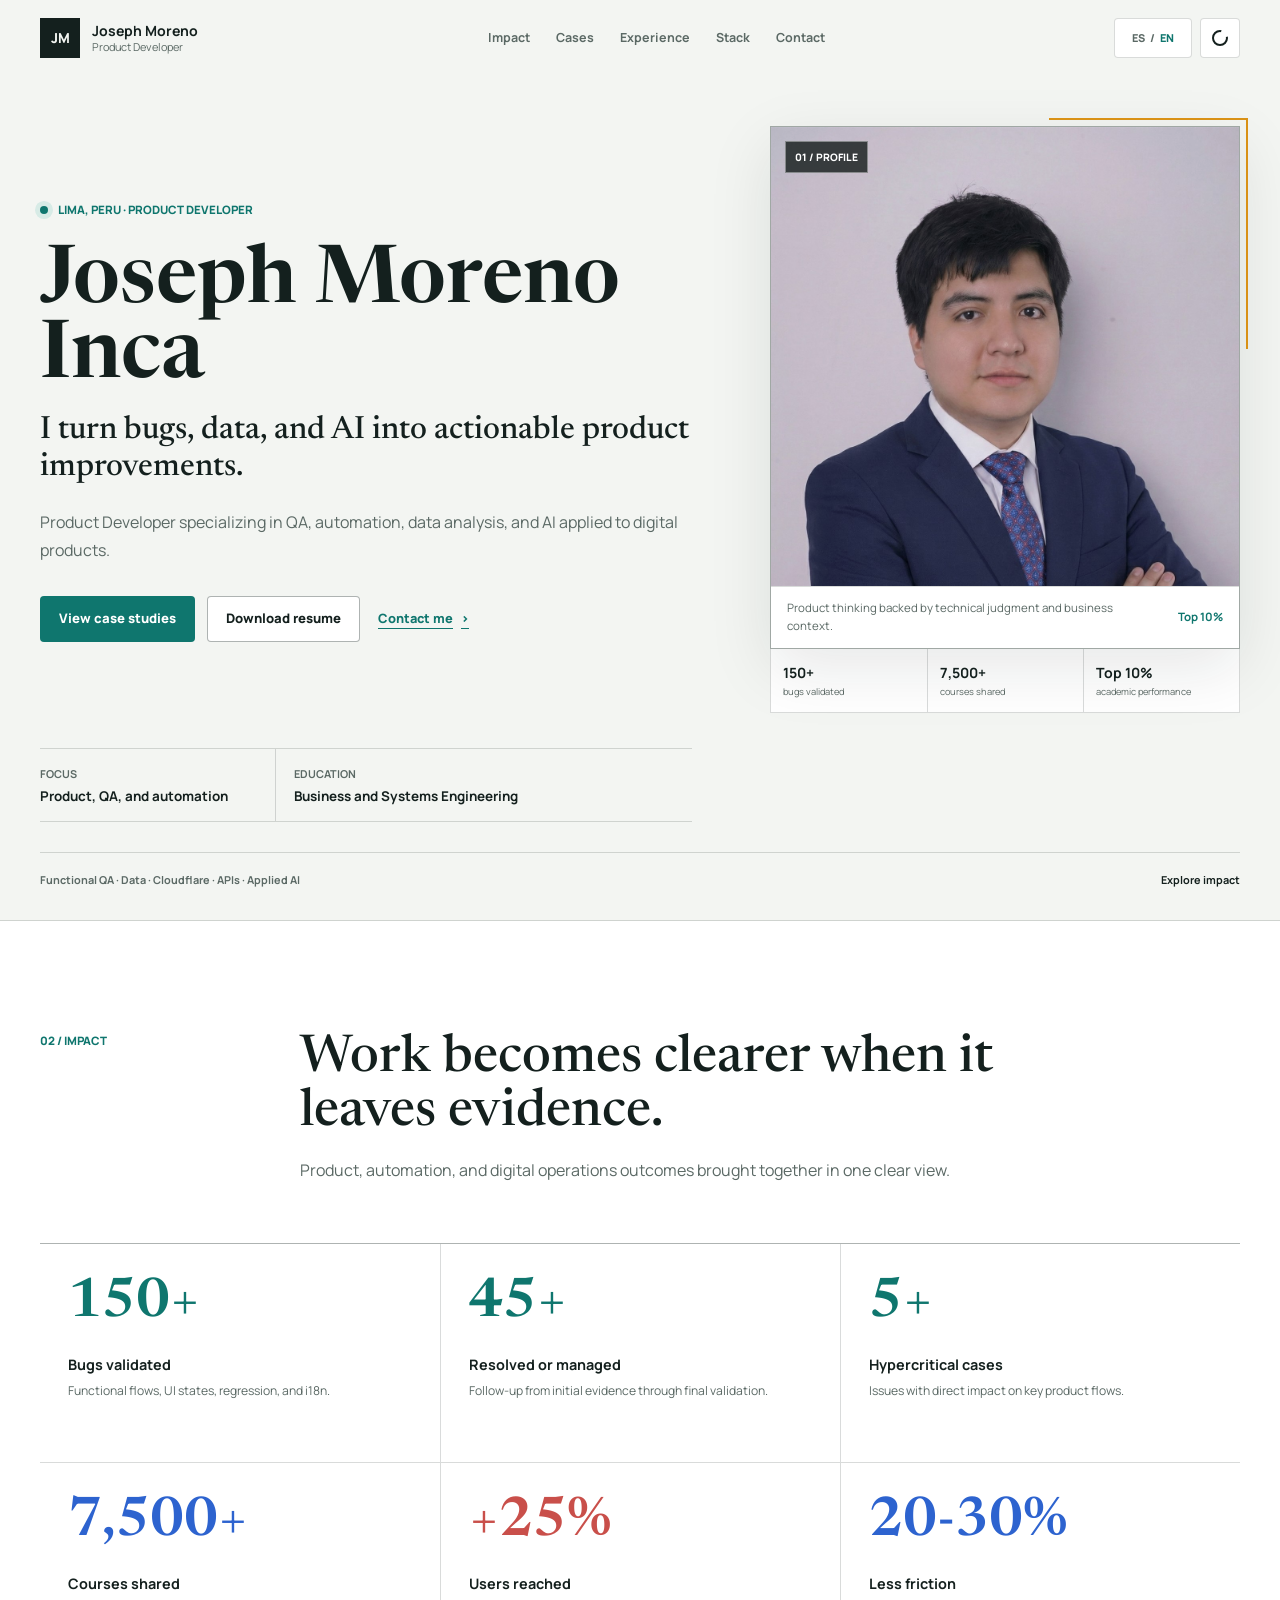
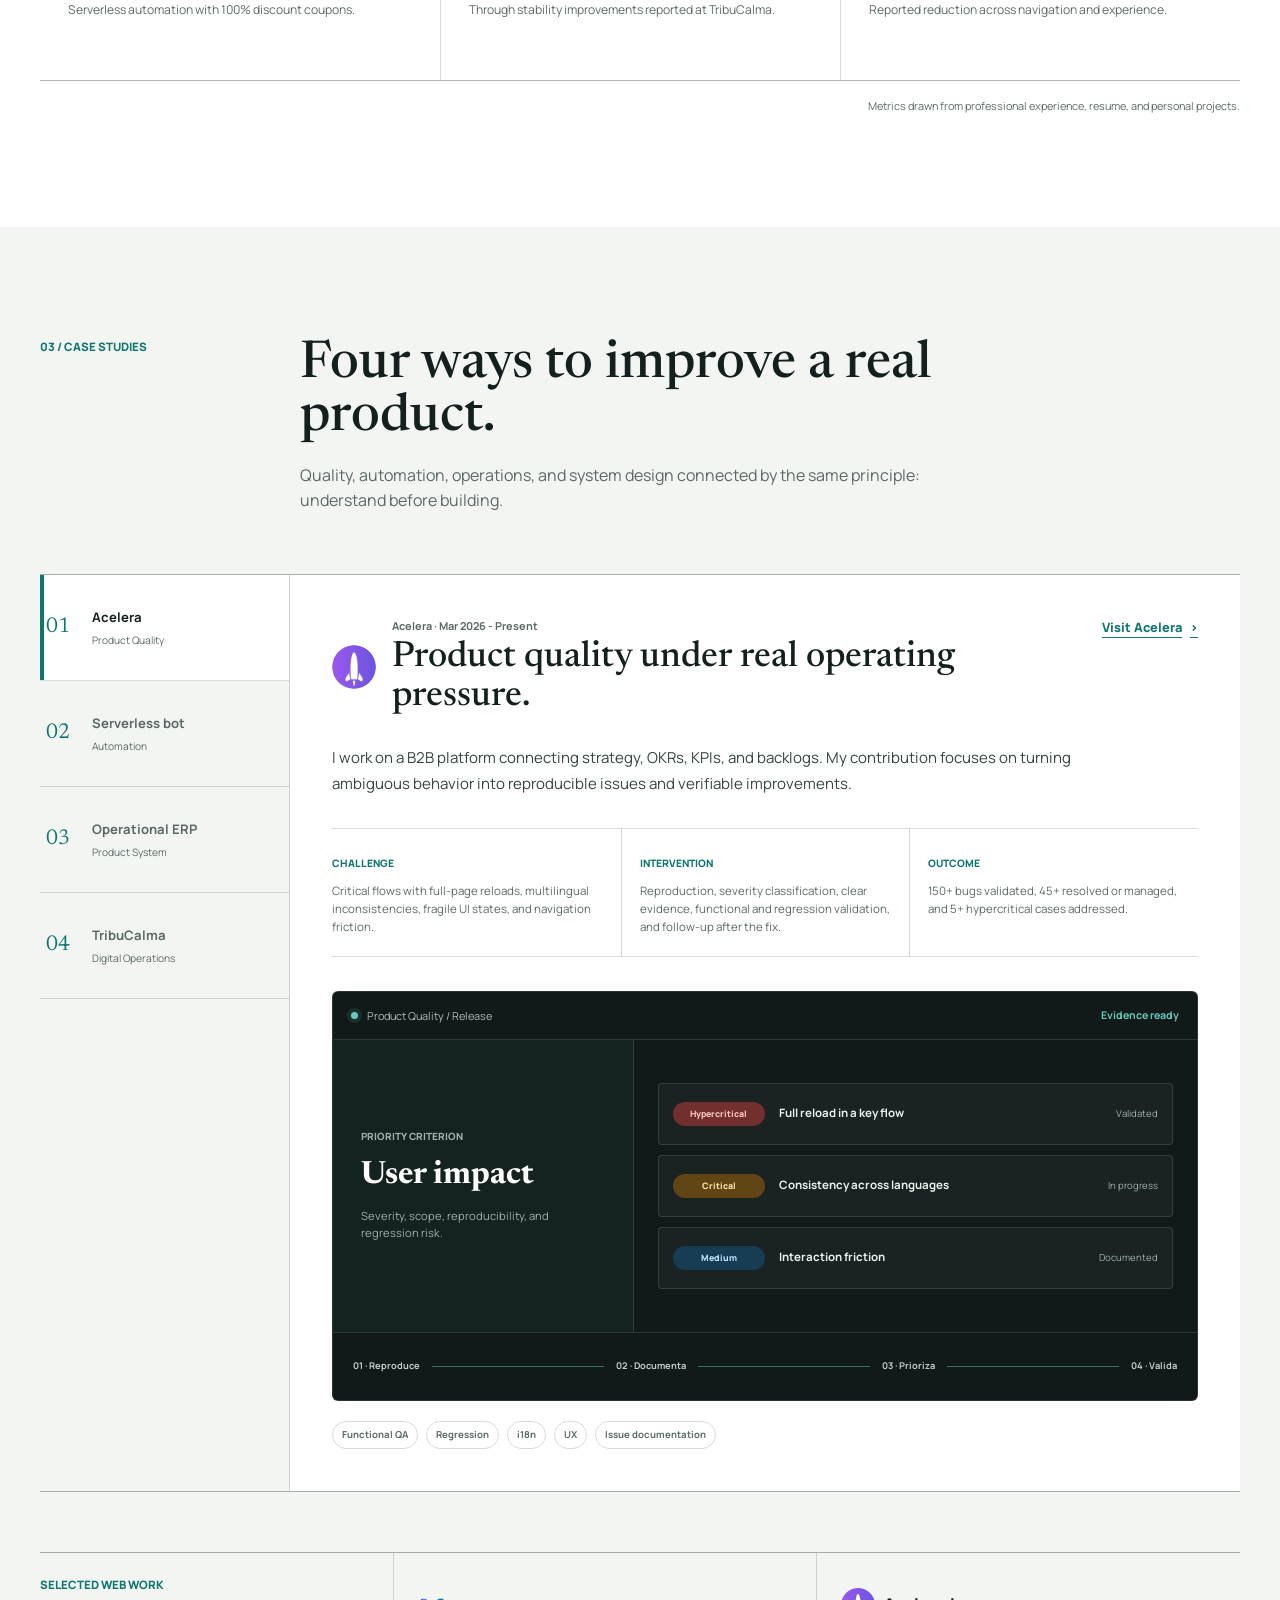
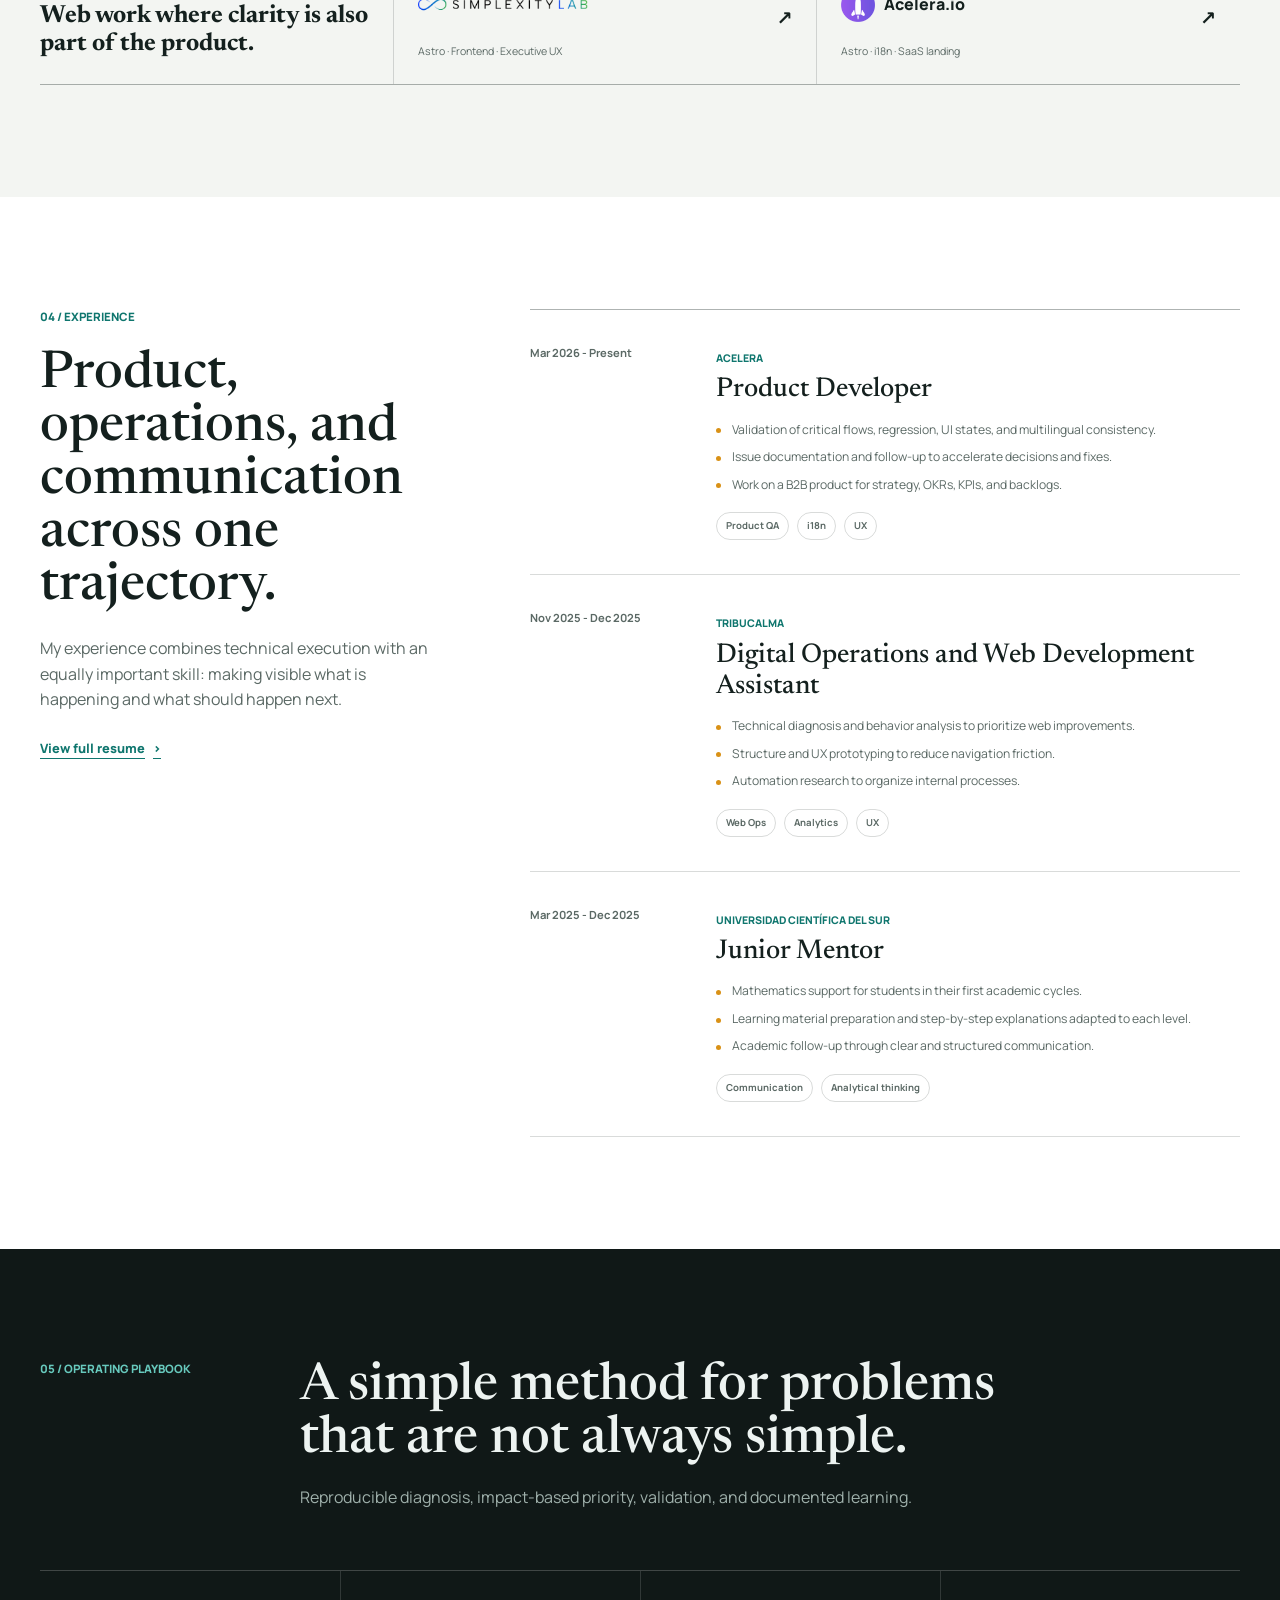
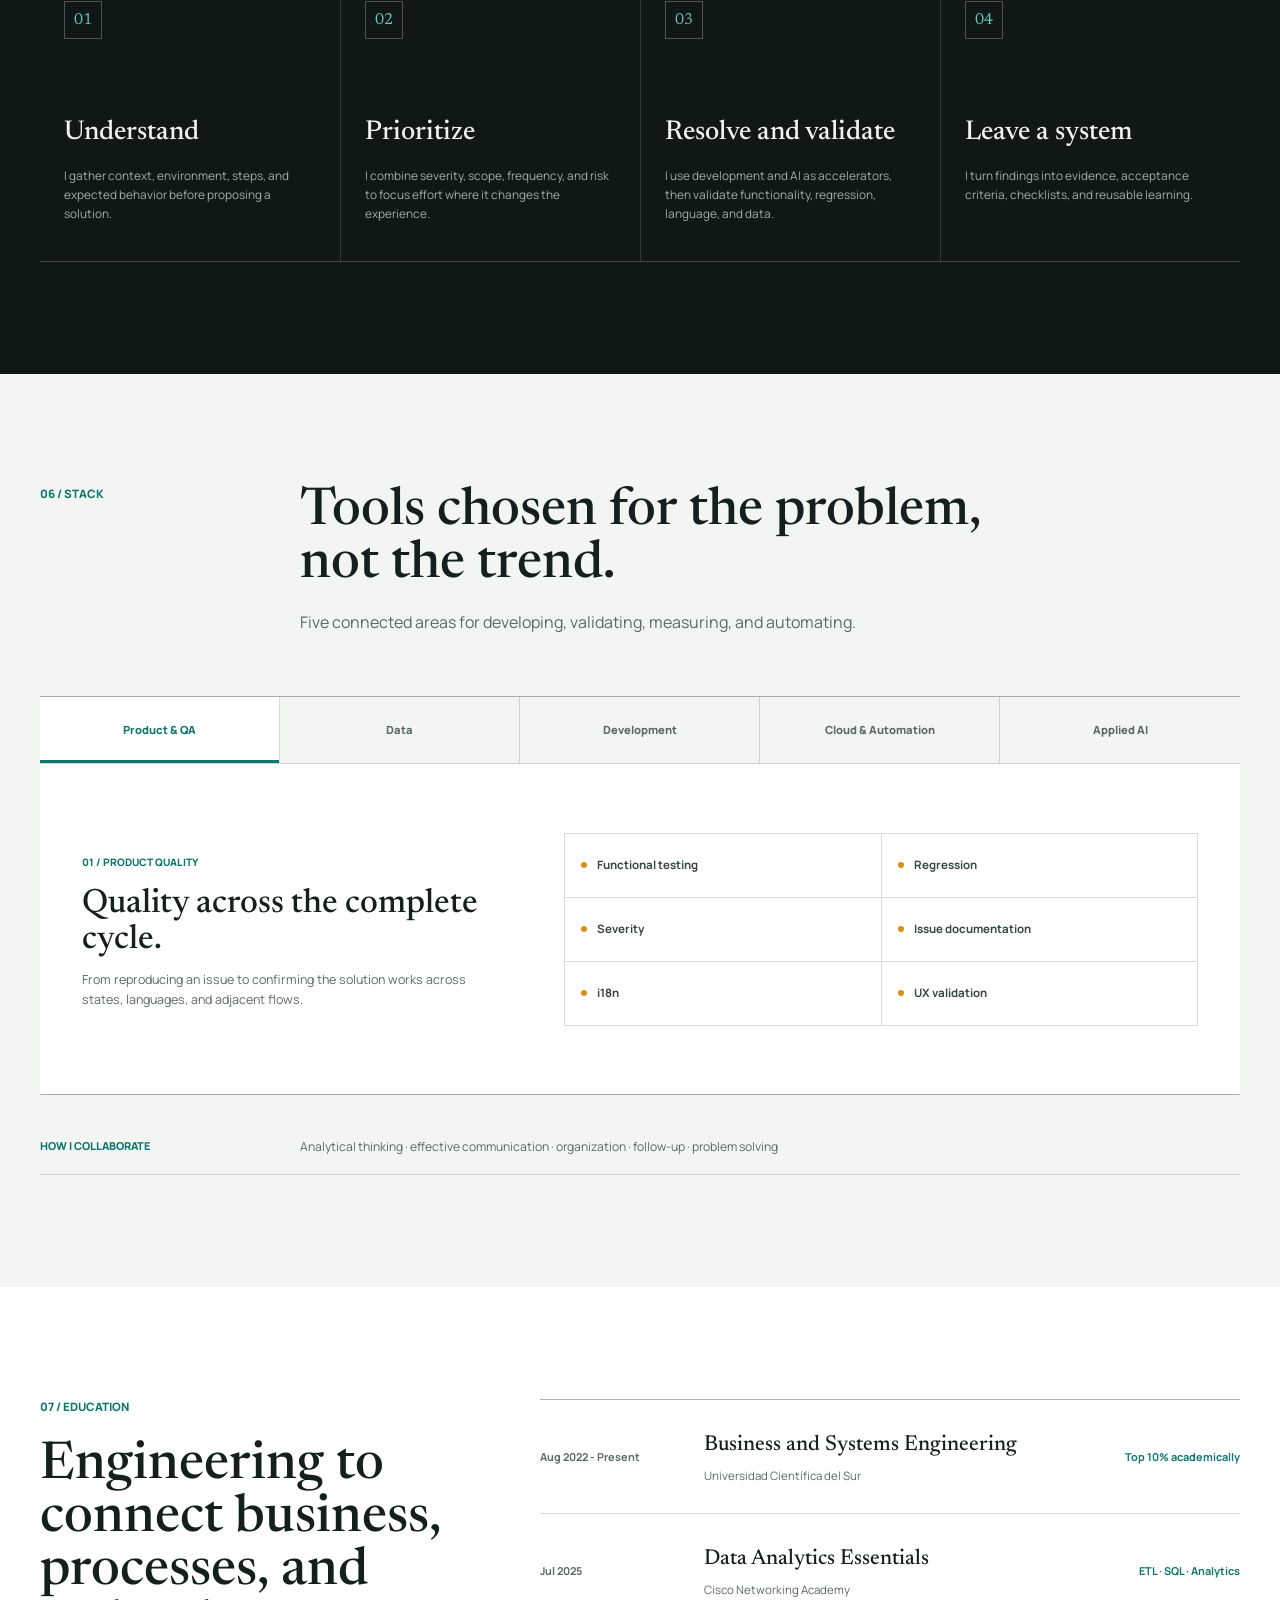
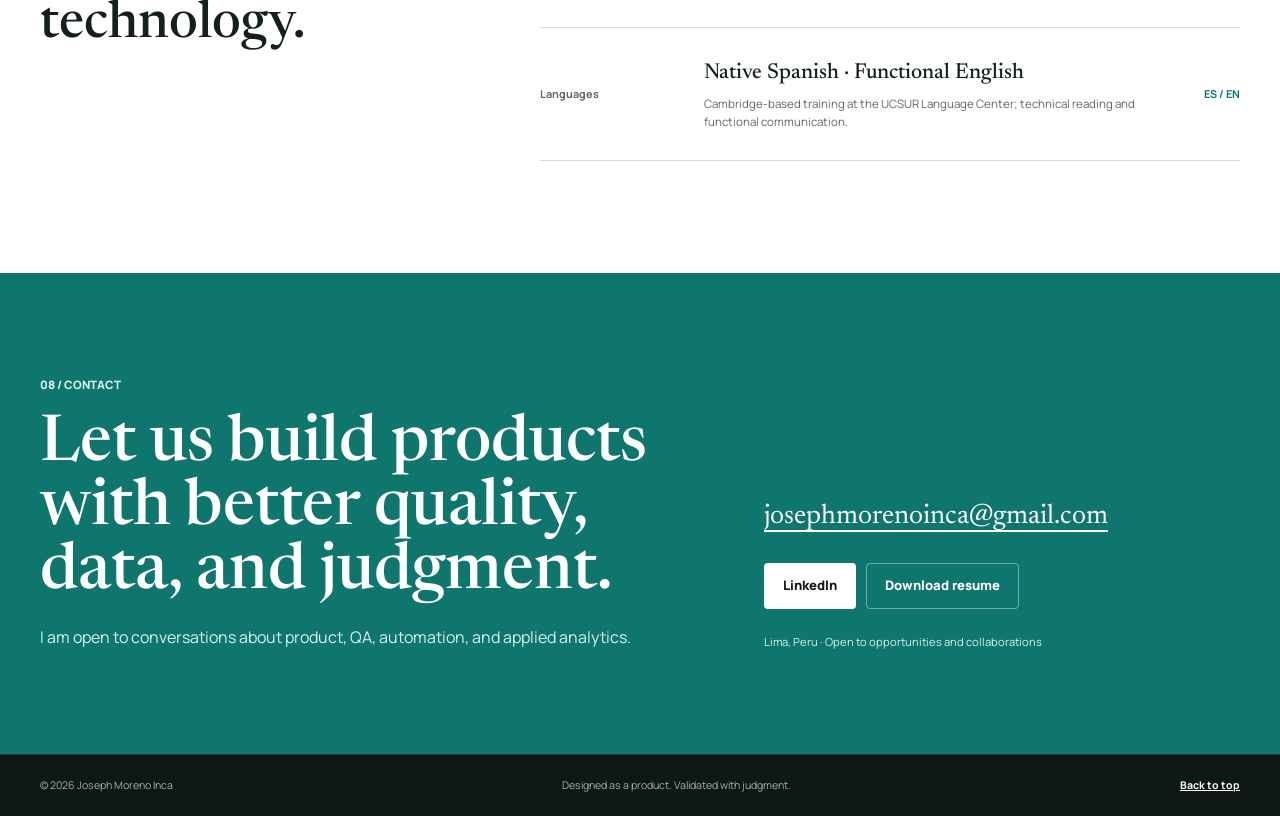
<file: index.html>
<!doctype html>
<html lang="es">
<head>
    <meta charset="utf-8">
    <meta name="viewport" content="width=device-width, initial-scale=1">
    <meta name="description" content="Portfolio de Joseph Moreno Inca, Product Developer especializado en QA, automatización, datos e IA aplicada a producto." data-i18n-attr="content:meta.description">
    <meta name="theme-color" content="#f4f1e9">
    <meta property="og:type" content="website">
    <meta property="og:url" content="https://ialexis.tech/">
    <meta property="og:title" content="Joseph Moreno Inca | Product Developer" data-i18n-attr="content:meta.ogTitle">
    <meta property="og:description" content="Convierto bugs, datos e IA en mejoras accionables de producto." data-i18n-attr="content:meta.ogDescription">
    <meta property="og:image" content="https://ialexis.tech/assets/images/og-joseph-moreno.png">
    <meta property="og:image:width" content="1200">
    <meta property="og:image:height" content="630">
    <meta property="og:image:alt" content="Joseph Moreno Inca · Product Developer">
    <meta name="twitter:card" content="summary_large_image">
    <meta name="twitter:image" content="https://ialexis.tech/assets/images/og-joseph-moreno.png">
    <link rel="canonical" href="https://ialexis.tech/">
    <link rel="icon" type="image/svg+xml" href="assets/icons/favicon.svg">
    <link rel="preconnect" href="https://fonts.googleapis.com">
    <link rel="preconnect" href="https://fonts.gstatic.com" crossorigin>
    <link href="https://fonts.googleapis.com/css2?family=Manrope:wght@400;500;600;700;800&family=Newsreader:opsz,wght@6..72,500;6..72,600&display=swap" rel="stylesheet">
    <link rel="stylesheet" href="src/styles/main.css">
    <title data-i18n="meta.title">Joseph Moreno Inca | Product Developer</title>
    <script>document.documentElement.classList.add("js");</script>
    <script type="application/ld+json">
        {
            "@context": "https://schema.org",
            "@type": "Person",
            "name": "Joseph Alexis Moreno Inca",
            "url": "https://ialexis.tech/",
            "image": "https://ialexis.tech/assets/images/joseph-moreno.jpg",
            "jobTitle": "Product Developer",
            "email": "mailto:josephmorenoinca@gmail.com",
            "address": {
                "@type": "PostalAddress",
                "addressLocality": "Lima",
                "addressCountry": "PE"
            },
            "sameAs": [
                "https://linkedin.com/in/josephinca"
            ],
            "alumniOf": {
                "@type": "CollegeOrUniversity",
                "name": "Universidad Científica del Sur"
            }
        }
    </script>
</head>
<body>
    <a class="skip-link" href="#main-content" data-i18n="accessibility.skip">Saltar al contenido</a>
    <div class="scroll-progress" aria-hidden="true"><span></span></div>

    <header class="site-header">
        <div class="header-inner">
            <a class="brand" href="#inicio" aria-label="Ir al inicio" data-i18n-attr="aria-label:nav.homeAria">
                <span class="brand-mark">JM</span>
                <span class="brand-copy">
                    <strong>Joseph Moreno</strong>
                    <small>Product Developer</small>
                </span>
            </a>

            <nav class="main-nav" aria-label="Navegación principal" data-i18n-attr="aria-label:nav.primaryAria">
                <a href="#impacto" data-i18n="nav.impact">Impacto</a>
                <a href="#casos" data-i18n="nav.cases">Casos</a>
                <a href="#experiencia" data-i18n="nav.experience">Experiencia</a>
                <a href="#stack" data-i18n="nav.stack">Stack</a>
                <a href="#contacto" data-i18n="nav.contact">Contacto</a>
            </nav>

            <div class="header-actions">
                <button class="language-toggle" type="button" aria-label="Cambiar idioma" title="Cambiar idioma" data-i18n-attr="aria-label:language.toggleAria;title:language.toggleTitle">
                    <span data-language-option="es">ES</span>
                    <span aria-hidden="true">/</span>
                    <span data-language-option="en">EN</span>
                </button>
                <button class="theme-toggle" type="button" aria-label="Cambiar a modo oscuro" title="Cambiar a modo oscuro">
                    <span class="theme-icon" aria-hidden="true"></span>
                </button>
                <button class="nav-toggle" type="button" aria-label="Abrir menú" aria-expanded="false" data-i18n-attr="aria-label:nav.menuAria">
                    <span></span>
                    <span></span>
                </button>
            </div>
        </div>
    </header>

    <main id="main-content">
        <section id="inicio" class="hero">
            <div class="shell hero-grid">
                <div class="hero-copy reveal">
                    <p class="eyebrow hero-status">
                        <span aria-hidden="true"></span>
                        <span data-i18n="hero.eyebrow">Lima, Perú · Product Developer</span>
                    </p>
                    <h1>Joseph Moreno Inca</h1>
                    <p class="hero-statement" data-i18n="hero.statement">Convierto bugs, datos e IA en mejoras accionables de producto.</p>
                    <p class="hero-summary" data-i18n="hero.summary">Product Developer especializado en QA, automatización, análisis de datos e IA aplicada a productos digitales.</p>
                    <div class="hero-actions">
                        <a class="button button-primary" href="#casos" data-i18n="hero.casesCta">Ver case studies</a>
                        <a class="button button-secondary" href="assets/documents/joseph-moreno-cv.pdf" download data-i18n="hero.cvCta">Descargar CV</a>
                        <a class="text-link" href="mailto:josephmorenoinca@gmail.com" data-i18n="hero.contactCta">Contactar</a>
                    </div>
                </div>

                <div class="portrait-column reveal">
                    <figure class="portrait-frame">
                        <div class="portrait-index" aria-hidden="true">01 / PROFILE</div>
                        <img src="assets/images/joseph-moreno.jpg" width="1200" height="1148" alt="Retrato profesional de Joseph Moreno Inca" data-i18n-attr="alt:hero.photoAlt">
                        <figcaption>
                            <span data-i18n="hero.photoCaption">Producto con criterio técnico y visión de negocio.</span>
                            <strong>Top 10%</strong>
                        </figcaption>
                    </figure>
                    <div class="portrait-signals" aria-label="Indicadores destacados" data-i18n-attr="aria-label:hero.signalsAria">
                        <div><strong>150+</strong><span data-i18n="hero.signalBugs">bugs validados</span></div>
                        <div><strong>7,500+</strong><span data-i18n="hero.signalCourses">cursos compartidos</span></div>
                        <div><strong>Top 10%</strong><span data-i18n="hero.signalAcademic">rendimiento académico</span></div>
                    </div>
                </div>

                <div class="hero-context reveal" aria-label="Resumen profesional" data-i18n-attr="aria-label:hero.contextAria">
                    <div>
                        <span data-i18n="hero.focusLabel">Foco</span>
                        <strong data-i18n="hero.focusValue">Producto, QA y automatización</strong>
                    </div>
                    <div>
                        <span data-i18n="hero.educationLabel">Formación</span>
                        <strong data-i18n="hero.educationValue">Ingeniería Empresarial y de Sistemas</strong>
                    </div>
                </div>
            </div>
            <div class="shell hero-foot">
                <span data-i18n="hero.footnote">QA funcional · Datos · Cloudflare · APIs · IA aplicada</span>
                <a href="#impacto" data-i18n="hero.scrollCta">Explorar impacto</a>
            </div>
        </section>

        <section id="impacto" class="impact-section section">
            <div class="shell">
                <div class="section-intro reveal">
                    <p class="section-number">02 / <span data-i18n="impact.eyebrow">Impacto</span></p>
                    <div>
                        <h2 data-i18n="impact.title">El trabajo se entiende mejor cuando deja evidencia.</h2>
                        <p data-i18n="impact.lead">Resultados de producto, automatización y operaciones digitales reunidos en una sola lectura.</p>
                    </div>
                </div>

                <div class="impact-grid">
                    <article class="impact-item reveal">
                        <strong><span data-count="150">150</span>+</strong>
                        <h3 data-i18n="impact.bugsTitle">Bugs validados</h3>
                        <p data-i18n="impact.bugsText">Flujos funcionales, estados de UI, regresión e i18n.</p>
                    </article>
                    <article class="impact-item reveal">
                        <strong><span data-count="45">45</span>+</strong>
                        <h3 data-i18n="impact.managedTitle">Resueltos o gestionados</h3>
                        <p data-i18n="impact.managedText">Seguimiento desde la evidencia hasta la validación final.</p>
                    </article>
                    <article class="impact-item reveal">
                        <strong><span data-count="5">5</span>+</strong>
                        <h3 data-i18n="impact.criticalTitle">Casos hipercríticos</h3>
                        <p data-i18n="impact.criticalText">Incidencias con impacto directo en flujos clave.</p>
                    </article>
                    <article class="impact-item reveal">
                        <strong><span data-count="7500">7,500</span>+</strong>
                        <h3 data-i18n="impact.coursesTitle">Cursos compartidos</h3>
                        <p data-i18n="impact.coursesText">Automatización serverless con cupones al 100%.</p>
                    </article>
                    <article class="impact-item reveal">
                        <strong>+<span data-count="25">25</span>%</strong>
                        <h3 data-i18n="impact.stabilityTitle">Usuarios beneficiados</h3>
                        <p data-i18n="impact.stabilityText">Por mejoras de estabilidad reportadas en TribuCalma.</p>
                    </article>
                    <article class="impact-item reveal">
                        <strong><span data-count="20">20</span>-30%</strong>
                        <h3 data-i18n="impact.frictionTitle">Menos fricción</h3>
                        <p data-i18n="impact.frictionText">Reducción reportada en navegación y experiencia.</p>
                    </article>
                </div>
                <p class="evidence-note reveal" data-i18n="impact.note">Métricas provenientes de experiencia profesional, CV y proyectos personales.</p>
            </div>
        </section>

        <section id="casos" class="cases-section section">
            <div class="shell">
                <div class="section-intro reveal">
                    <p class="section-number">03 / <span data-i18n="cases.eyebrow">Case studies</span></p>
                    <div>
                        <h2 data-i18n="cases.title">Cuatro formas de mejorar un producto real.</h2>
                        <p data-i18n="cases.lead">Calidad, automatización, operaciones y diseño de sistemas conectados por el mismo criterio: entender antes de construir.</p>
                    </div>
                </div>

                <div class="case-workbench reveal">
                    <div class="case-tabs" role="tablist" aria-label="Casos de estudio" data-i18n-attr="aria-label:cases.tabsAria">
                        <button id="case-tab-acelera" class="case-tab active" type="button" role="tab" aria-selected="true" aria-controls="case-acelera" data-case="acelera">
                            <span>01</span>
                            <strong data-i18n="cases.acelera.tabTitle">Acelera</strong>
                            <small data-i18n="cases.acelera.tabMeta">Product Quality</small>
                        </button>
                        <button id="case-tab-bot" class="case-tab" type="button" role="tab" aria-selected="false" aria-controls="case-bot" tabindex="-1" data-case="bot">
                            <span>02</span>
                            <strong data-i18n="cases.bot.tabTitle">Bot serverless</strong>
                            <small data-i18n="cases.bot.tabMeta">Automation</small>
                        </button>
                        <button id="case-tab-erp" class="case-tab" type="button" role="tab" aria-selected="false" aria-controls="case-erp" tabindex="-1" data-case="erp">
                            <span>03</span>
                            <strong data-i18n="cases.erp.tabTitle">ERP operativo</strong>
                            <small data-i18n="cases.erp.tabMeta">Product System</small>
                        </button>
                        <button id="case-tab-tribu" class="case-tab" type="button" role="tab" aria-selected="false" aria-controls="case-tribu" tabindex="-1" data-case="tribu">
                            <span>04</span>
                            <strong data-i18n="cases.tribu.tabTitle">TribuCalma</strong>
                            <small data-i18n="cases.tribu.tabMeta">Digital Operations</small>
                        </button>
                    </div>

                    <div class="case-panels">
                        <article id="case-acelera" class="case-panel active" role="tabpanel" aria-labelledby="case-tab-acelera" data-case-panel="acelera">
                            <header class="case-header">
                                <div class="case-identity">
                                    <img src="assets/logos/acelera-logo.png" width="512" height="512" alt="Acelera">
                                    <div>
                                        <p data-i18n="cases.acelera.kicker">Acelera · Mar 2026 - Actualidad</p>
                                        <h3 data-i18n="cases.acelera.title">Calidad de producto bajo presión operativa real.</h3>
                                    </div>
                                </div>
                                <a class="text-link" href="https://acelera.io/" target="_blank" rel="noreferrer" data-i18n="cases.acelera.link">Conocer Acelera</a>
                            </header>

                            <p class="case-lead" data-i18n="cases.acelera.lead">Trabajo sobre una plataforma B2B que conecta estrategia, OKRs, KPIs y backlogs. Mi aporte se centra en convertir comportamientos ambiguos en incidencias reproducibles y mejoras verificables.</p>

                            <div class="case-story">
                                <div>
                                    <span data-i18n="cases.labels.challenge">Desafío</span>
                                    <p data-i18n="cases.acelera.challenge">Flujos críticos con recargas completas, inconsistencias multidioma, estados de UI frágiles y fricción de navegación.</p>
                                </div>
                                <div>
                                    <span data-i18n="cases.labels.action">Intervención</span>
                                    <p data-i18n="cases.acelera.action">Reproducción, clasificación por severidad, evidencia clara, validación funcional y regresiva, y seguimiento posterior al fix.</p>
                                </div>
                                <div>
                                    <span data-i18n="cases.labels.outcome">Resultado</span>
                                    <p data-i18n="cases.acelera.outcome">150+ bugs validados, 45+ resueltos o gestionados y 5+ casos hipercríticos atendidos.</p>
                                </div>
                            </div>

                            <div class="product-canvas quality-canvas" aria-label="Representación del flujo de calidad de producto" data-i18n-attr="aria-label:cases.acelera.visualAria">
                                <div class="canvas-top">
                                    <div><span class="canvas-dot"></span> Product Quality / Release</div>
                                    <strong data-i18n="cases.acelera.visualStatus">Evidencia lista</strong>
                                </div>
                                <div class="quality-board">
                                    <div class="quality-summary">
                                        <span data-i18n="cases.acelera.visualFocusLabel">Criterio de prioridad</span>
                                        <strong data-i18n="cases.acelera.visualFocus">Impacto en usuario</strong>
                                        <p data-i18n="cases.acelera.visualFocusText">Severidad, alcance, reproducibilidad y riesgo de regresión.</p>
                                    </div>
                                    <div class="issue-list">
                                        <div class="issue-row">
                                            <span class="severity severe" data-i18n="cases.acelera.severityHyper">Hipercrítico</span>
                                            <strong data-i18n="cases.acelera.issueOne">Recarga completa en flujo clave</strong>
                                            <small data-i18n="cases.acelera.stateValidated">Validado</small>
                                        </div>
                                        <div class="issue-row">
                                            <span class="severity critical" data-i18n="cases.acelera.severityCritical">Crítico</span>
                                            <strong data-i18n="cases.acelera.issueTwo">Consistencia entre idiomas</strong>
                                            <small data-i18n="cases.acelera.stateTracked">En seguimiento</small>
                                        </div>
                                        <div class="issue-row">
                                            <span class="severity medium" data-i18n="cases.acelera.severityMedium">Medio</span>
                                            <strong data-i18n="cases.acelera.issueThree">Fricción de interacción</strong>
                                            <small data-i18n="cases.acelera.stateDocumented">Documentado</small>
                                        </div>
                                    </div>
                                </div>
                                <div class="quality-flow" aria-hidden="true">
                                    <span>01 · Reproduce</span>
                                    <i></i>
                                    <span>02 · Documenta</span>
                                    <i></i>
                                    <span>03 · Prioriza</span>
                                    <i></i>
                                    <span>04 · Valida</span>
                                </div>
                            </div>

                            <div class="case-stack" aria-label="Tecnologías y capacidades">
                                <span>Functional QA</span><span>Regression</span><span>i18n</span><span>UX</span><span>Issue documentation</span>
                            </div>
                        </article>

                        <article id="case-bot" class="case-panel" role="tabpanel" aria-labelledby="case-tab-bot" data-case-panel="bot" hidden>
                            <header class="case-header">
                                <div class="case-identity no-logo">
                                    <span class="case-monogram">CF</span>
                                    <div>
                                        <p data-i18n="cases.bot.kicker">Proyecto personal · 2025</p>
                                        <h3 data-i18n="cases.bot.title">Una automatización que convierte ruido web en oportunidades útiles.</h3>
                                    </div>
                                </div>
                                <a class="text-link" href="https://t.me/gratisudemy" target="_blank" rel="noreferrer" data-i18n="cases.bot.link">Abrir canal</a>
                            </header>

                            <p class="case-lead" data-i18n="cases.bot.lead">Diseñé un sistema serverless que identifica cursos con cupones activos, procesa fuentes públicas, controla duplicados y publica resultados en Telegram.</p>

                            <div class="case-story">
                                <div>
                                    <span data-i18n="cases.labels.challenge">Desafío</span>
                                    <p data-i18n="cases.bot.challenge">Datos no estructurados, enlaces cambiantes y riesgo de repetir oportunidades que ya habían sido publicadas.</p>
                                </div>
                                <div>
                                    <span data-i18n="cases.labels.action">Intervención</span>
                                    <p data-i18n="cases.bot.action">JavaScript en Cloudflare Workers, estado persistente en KV, deduplicación por curso/cupón e integración con Telegram API.</p>
                                </div>
                                <div>
                                    <span data-i18n="cases.labels.outcome">Resultado</span>
                                    <p data-i18n="cases.bot.outcome">Más de 7,500 cursos compartidos con cupones al 100% y un flujo sin servidor tradicional.</p>
                                </div>
                            </div>

                            <div class="product-canvas automation-canvas" aria-label="Arquitectura de automatización serverless" data-i18n-attr="aria-label:cases.bot.visualAria">
                                <div class="canvas-top">
                                    <div><span class="canvas-dot"></span> Serverless pipeline</div>
                                    <strong>Cloudflare</strong>
                                </div>
                                <div class="automation-layout">
                                    <div class="pipeline">
                                        <div class="pipeline-node">
                                            <span>01</span>
                                            <strong data-i18n="cases.bot.nodeSource">Fuentes públicas</strong>
                                            <small>HTML / cards</small>
                                        </div>
                                        <div class="pipeline-connector" aria-hidden="true"></div>
                                        <div class="pipeline-node active">
                                            <span>02</span>
                                            <strong>Worker</strong>
                                            <small data-i18n="cases.bot.nodeProcess">Parseo + reglas</small>
                                        </div>
                                        <div class="pipeline-connector" aria-hidden="true"></div>
                                        <div class="pipeline-node">
                                            <span>03</span>
                                            <strong>KV State</strong>
                                            <small data-i18n="cases.bot.nodeDedupe">Deduplicación</small>
                                        </div>
                                        <div class="pipeline-connector" aria-hidden="true"></div>
                                        <div class="pipeline-node final">
                                            <span>04</span>
                                            <strong>Telegram</strong>
                                            <small data-i18n="cases.bot.nodePublish">Publicación</small>
                                        </div>
                                    </div>
                                    <div class="telegram-preview">
                                        <div class="telegram-head"><span>TG</span><strong data-i18n="cases.bot.previewTitle">Curso detectado</strong></div>
                                        <p data-i18n="cases.bot.previewCourse">Data Analytics Essentials</p>
                                        <div><span data-i18n="cases.bot.previewCoupon">Cupón activo</span><strong>100% OFF</strong></div>
                                        <small data-i18n="cases.bot.previewState">Nuevo estado guardado en KV</small>
                                    </div>
                                </div>
                            </div>

                            <div class="case-stack" aria-label="Tecnologías y capacidades">
                                <span>JavaScript</span><span>Cloudflare Workers</span><span>KV</span><span>Telegram Bot API</span><span>APIs</span>
                            </div>
                        </article>

                        <article id="case-erp" class="case-panel" role="tabpanel" aria-labelledby="case-tab-erp" data-case-panel="erp" hidden>
                            <header class="case-header">
                                <div class="case-identity no-logo">
                                    <span class="case-monogram amber">ERP</span>
                                    <div>
                                        <p data-i18n="cases.erp.kicker">Producto interno · Mockup navegable</p>
                                        <h3 data-i18n="cases.erp.title">Operación comercial convertida en un sistema legible.</h3>
                                    </div>
                                </div>
                                <a class="text-link" href="erp.html" data-i18n="cases.erp.link">Abrir demo</a>
                            </header>

                            <p class="case-lead" data-i18n="cases.erp.lead">Conceptualicé un ERP para ordenar oportunidades, cuentas, responsables, etapas y métricas sin perder el contexto operativo.</p>

                            <div class="case-story">
                                <div>
                                    <span data-i18n="cases.labels.challenge">Desafío</span>
                                    <p data-i18n="cases.erp.challenge">Información comercial distribuida, seguimiento manual y baja visibilidad del estado real del pipeline.</p>
                                </div>
                                <div>
                                    <span data-i18n="cases.labels.action">Intervención</span>
                                    <p data-i18n="cases.erp.action">Arquitectura de módulos, jerarquía de datos, roles, filtros y detalle contextual para decidir el siguiente paso.</p>
                                </div>
                                <div>
                                    <span data-i18n="cases.labels.outcome">Resultado</span>
                                    <p data-i18n="cases.erp.outcome">Un mockup funcional que demuestra flujos, navegación, búsqueda, edición y lectura de indicadores.</p>
                                </div>
                            </div>

                            <div class="product-canvas erp-canvas" aria-label="Vista previa del ERP operativo" data-i18n-attr="aria-label:cases.erp.visualAria">
                                <div class="erp-sidebar-preview">
                                    <div class="erp-brand"><span>J</span><strong>Joseph ERP</strong></div>
                                    <div class="erp-nav-line active"></div>
                                    <div class="erp-nav-line"></div>
                                    <div class="erp-nav-line short"></div>
                                    <div class="erp-nav-line"></div>
                                </div>
                                <div class="erp-main-preview">
                                    <div class="erp-preview-top">
                                        <div><small data-i18n="cases.erp.previewKicker">Pipeline comercial</small><strong data-i18n="cases.erp.previewTitle">Gestión de oportunidades</strong></div>
                                        <span data-i18n="cases.erp.previewButton">Nueva oportunidad</span>
                                    </div>
                                    <div class="erp-preview-metrics">
                                        <div><small data-i18n="cases.erp.metricPipeline">Pipeline abierto</small><strong>$143K</strong></div>
                                        <div><small data-i18n="cases.erp.metricTicket">Ticket promedio</small><strong>$20.4K</strong></div>
                                        <div><small data-i18n="cases.erp.metricRecords">Oportunidades</small><strong>12</strong></div>
                                    </div>
                                    <div class="erp-preview-table">
                                        <div class="erp-preview-row head"><span>ID</span><span data-i18n="cases.erp.colAccount">Cuenta</span><span data-i18n="cases.erp.colAmount">Monto</span><span data-i18n="cases.erp.colStage">Etapa</span></div>
                                        <div class="erp-preview-row selected"><span>OP-1046</span><span>Empresa 01</span><span>$25,000</span><span>Open</span></div>
                                        <div class="erp-preview-row"><span>OP-1043</span><span>Empresa 02</span><span>$18,500</span><span>Proposal</span></div>
                                        <div class="erp-preview-row"><span>OP-1038</span><span>Empresa 03</span><span>$50,000</span><span>Open</span></div>
                                    </div>
                                </div>
                            </div>

                            <div class="case-stack" aria-label="Tecnologías y capacidades">
                                <span>Product design</span><span>ERP</span><span>Process mapping</span><span>Roles</span><span>Operational UX</span>
                            </div>
                        </article>

                        <article id="case-tribu" class="case-panel" role="tabpanel" aria-labelledby="case-tab-tribu" data-case-panel="tribu" hidden>
                            <header class="case-header">
                                <div class="case-identity no-logo">
                                    <span class="case-monogram coral">TC</span>
                                    <div>
                                        <p data-i18n="cases.tribu.kicker">TribuCalma · Nov - Dic 2025</p>
                                        <h3 data-i18n="cases.tribu.title">Menos fricción digital, más estabilidad operativa.</h3>
                                    </div>
                                </div>
                            </header>

                            <p class="case-lead" data-i18n="cases.tribu.lead">Apoyé el diagnóstico técnico, el análisis de flujos y el prototipado de mejoras para una experiencia web más estable y fácil de recorrer.</p>

                            <div class="case-story">
                                <div>
                                    <span data-i18n="cases.labels.challenge">Desafío</span>
                                    <p data-i18n="cases.tribu.challenge">Incidencias técnicas, recorridos poco claros y procesos digitales internos con oportunidades de automatización.</p>
                                </div>
                                <div>
                                    <span data-i18n="cases.labels.action">Intervención</span>
                                    <p data-i18n="cases.tribu.action">Diagnóstico, análisis de métricas, evaluación de alternativas y prototipado de ajustes de estructura y UX.</p>
                                </div>
                                <div>
                                    <span data-i18n="cases.labels.outcome">Resultado</span>
                                    <p data-i18n="cases.tribu.outcome">Mejoras de estabilidad para +25% de usuarios y reducción reportada de 20-30% en fricción de navegación.</p>
                                </div>
                            </div>

                            <div class="product-canvas journey-canvas" aria-label="Representación de mejora del recorrido de usuario" data-i18n-attr="aria-label:cases.tribu.visualAria">
                                <div class="canvas-top">
                                    <div><span class="canvas-dot"></span> Experience flow</div>
                                    <strong data-i18n="cases.tribu.visualStatus">Flujo optimizado</strong>
                                </div>
                                <div class="journey-track">
                                    <div class="journey-step">
                                        <span>01</span>
                                        <strong data-i18n="cases.tribu.journeyEntry">Entrada</strong>
                                        <small data-i18n="cases.tribu.journeyEntryText">Intención del usuario</small>
                                    </div>
                                    <i class="journey-line friction" aria-hidden="true"></i>
                                    <div class="journey-step">
                                        <span>02</span>
                                        <strong data-i18n="cases.tribu.journeyDiagnosis">Diagnóstico</strong>
                                        <small data-i18n="cases.tribu.journeyDiagnosisText">Puntos de fricción</small>
                                    </div>
                                    <i class="journey-line improved" aria-hidden="true"></i>
                                    <div class="journey-step success">
                                        <span>03</span>
                                        <strong data-i18n="cases.tribu.journeyOutcome">Recorrido claro</strong>
                                        <small data-i18n="cases.tribu.journeyOutcomeText">Menos abandono</small>
                                    </div>
                                </div>
                                <div class="journey-results">
                                    <div><strong>+25%</strong><span data-i18n="cases.tribu.resultStability">alcance de estabilidad</span></div>
                                    <div><strong>20-30%</strong><span data-i18n="cases.tribu.resultFriction">menos fricción reportada</span></div>
                                </div>
                            </div>

                            <div class="case-stack" aria-label="Tecnologías y capacidades">
                                <span>Web operations</span><span>UX analysis</span><span>Metrics</span><span>Prototyping</span><span>Automation research</span>
                            </div>
                        </article>
                    </div>
                </div>

                <div class="selected-work reveal">
                    <div class="selected-work-intro">
                        <p class="eyebrow" data-i18n="work.eyebrow">Selected web work</p>
                        <h3 data-i18n="work.title">Piezas web donde la claridad también es producto.</h3>
                    </div>
                    <a class="work-row" href="https://www.simplexitylab.com/" target="_blank" rel="noreferrer">
                        <img src="assets/logos/simplexitylab-logo.png" width="747" height="74" alt="SimplexityLab">
                        <span data-i18n="work.simplexityRole">Astro · Frontend · UX ejecutiva</span>
                        <strong aria-hidden="true">↗</strong>
                    </a>
                    <a class="work-row" href="https://acelera.io/" target="_blank" rel="noreferrer">
                        <span class="work-acelera"><img src="assets/logos/acelera-logo.png" width="512" height="512" alt=""> Acelera.io</span>
                        <span data-i18n="work.aceleraRole">Astro · i18n · Landing SaaS</span>
                        <strong aria-hidden="true">↗</strong>
                    </a>
                </div>
            </div>
        </section>

        <section id="experiencia" class="experience-section section">
            <div class="shell experience-layout">
                <div class="experience-heading reveal">
                    <p class="section-number">04 / <span data-i18n="experience.eyebrow">Experiencia</span></p>
                    <h2 data-i18n="experience.title">Producto, operaciones y comunicación en una misma trayectoria.</h2>
                    <p data-i18n="experience.lead">Mi experiencia combina ejecución técnica con una capacidad que considero igual de importante: hacer visible qué ocurre y qué conviene hacer después.</p>
                    <a class="text-link" href="assets/documents/joseph-moreno-cv.pdf" download data-i18n="experience.cvCta">Ver CV completo</a>
                </div>

                <div class="timeline">
                    <article class="timeline-item reveal">
                        <div class="timeline-date" data-i18n="experience.acelera.date">Mar 2026 - Actualidad</div>
                        <div class="timeline-body">
                            <span class="timeline-company">Acelera</span>
                            <h3 data-i18n="experience.acelera.role">Product Developer</h3>
                            <ul>
                                <li data-i18n="experience.acelera.pointOne">Validación de flujos críticos, regresión, estados de UI y consistencia multidioma.</li>
                                <li data-i18n="experience.acelera.pointTwo">Documentación y seguimiento de incidencias para acelerar decisiones y fixes.</li>
                                <li data-i18n="experience.acelera.pointThree">Trabajo sobre un producto B2B de estrategia, OKRs, KPIs y backlogs.</li>
                            </ul>
                            <div class="timeline-tags"><span>Product QA</span><span>i18n</span><span>UX</span></div>
                        </div>
                    </article>

                    <article class="timeline-item reveal">
                        <div class="timeline-date" data-i18n="experience.tribu.date">Nov 2025 - Dic 2025</div>
                        <div class="timeline-body">
                            <span class="timeline-company">TribuCalma</span>
                            <h3 data-i18n="experience.tribu.role">Asistente de Operaciones Digitales y Desarrollo Web</h3>
                            <ul>
                                <li data-i18n="experience.tribu.pointOne">Diagnóstico técnico y análisis de comportamiento para priorizar mejoras web.</li>
                                <li data-i18n="experience.tribu.pointTwo">Prototipado de estructura y UX para reducir fricción en navegación.</li>
                                <li data-i18n="experience.tribu.pointThree">Investigación de automatizaciones para ordenar procesos internos.</li>
                            </ul>
                            <div class="timeline-tags"><span>Web Ops</span><span>Analytics</span><span>UX</span></div>
                        </div>
                    </article>

                    <article class="timeline-item reveal">
                        <div class="timeline-date" data-i18n="experience.mentor.date">Mar 2025 - Dic 2025</div>
                        <div class="timeline-body">
                            <span class="timeline-company" data-i18n="experience.mentor.company">Universidad Científica del Sur</span>
                            <h3 data-i18n="experience.mentor.role">Mentor Junior</h3>
                            <ul>
                                <li data-i18n="experience.mentor.pointOne">Acompañamiento en matemáticas a estudiantes de primeros ciclos.</li>
                                <li data-i18n="experience.mentor.pointTwo">Preparación de material y explicación paso a paso según cada nivel.</li>
                                <li data-i18n="experience.mentor.pointThree">Seguimiento académico con comunicación clara y estructurada.</li>
                            </ul>
                            <div class="timeline-tags"><span data-i18n="experience.mentor.tagOne">Comunicación</span><span data-i18n="experience.mentor.tagTwo">Pensamiento analítico</span></div>
                        </div>
                    </article>
                </div>
            </div>
        </section>

        <section id="metodo" class="playbook-section section">
            <div class="shell">
                <div class="playbook-heading reveal">
                    <p class="section-number">05 / <span data-i18n="playbook.eyebrow">Operating playbook</span></p>
                    <div>
                        <h2 data-i18n="playbook.title">Un método simple para problemas que no siempre lo son.</h2>
                        <p data-i18n="playbook.lead">Diagnóstico reproducible, prioridad por impacto, validación y aprendizaje documentado.</p>
                    </div>
                </div>
                <div class="playbook-track">
                    <article class="playbook-step reveal">
                        <span>01</span>
                        <h3 data-i18n="playbook.stepOne.title">Entender</h3>
                        <p data-i18n="playbook.stepOne.text">Levanto contexto, entorno, pasos y comportamiento esperado antes de proponer una solución.</p>
                    </article>
                    <article class="playbook-step reveal">
                        <span>02</span>
                        <h3 data-i18n="playbook.stepTwo.title">Priorizar</h3>
                        <p data-i18n="playbook.stepTwo.text">Cruzo severidad, alcance, frecuencia y riesgo para enfocar esfuerzo donde cambia la experiencia.</p>
                    </article>
                    <article class="playbook-step reveal">
                        <span>03</span>
                        <h3 data-i18n="playbook.stepThree.title">Resolver y validar</h3>
                        <p data-i18n="playbook.stepThree.text">Uso desarrollo e IA como aceleradores, luego valido funcionalidad, regresión, idioma y datos.</p>
                    </article>
                    <article class="playbook-step reveal">
                        <span>04</span>
                        <h3 data-i18n="playbook.stepFour.title">Dejar sistema</h3>
                        <p data-i18n="playbook.stepFour.text">Convierto hallazgos en evidencia, criterios de aceptación, checklists y aprendizaje reutilizable.</p>
                    </article>
                </div>
            </div>
        </section>

        <section id="stack" class="stack-section section">
            <div class="shell">
                <div class="section-intro reveal">
                    <p class="section-number">06 / <span data-i18n="stack.eyebrow">Stack</span></p>
                    <div>
                        <h2 data-i18n="stack.title">Herramientas elegidas por el problema, no por la moda.</h2>
                        <p data-i18n="stack.lead">Cinco áreas que se conectan para desarrollar, validar, medir y automatizar.</p>
                    </div>
                </div>

                <div class="stack-console reveal">
                    <div class="stack-tabs" role="tablist" aria-label="Áreas de especialidad" data-i18n-attr="aria-label:stack.tabsAria">
                        <button id="stack-tab-qa" class="stack-tab active" type="button" role="tab" aria-selected="true" aria-controls="stack-qa" data-stack="qa" data-i18n="stack.qa.tab">Producto & QA</button>
                        <button id="stack-tab-data" class="stack-tab" type="button" role="tab" aria-selected="false" aria-controls="stack-data" tabindex="-1" data-stack="data" data-i18n="stack.data.tab">Datos</button>
                        <button id="stack-tab-dev" class="stack-tab" type="button" role="tab" aria-selected="false" aria-controls="stack-dev" tabindex="-1" data-stack="dev" data-i18n="stack.dev.tab">Desarrollo</button>
                        <button id="stack-tab-cloud" class="stack-tab" type="button" role="tab" aria-selected="false" aria-controls="stack-cloud" tabindex="-1" data-stack="cloud" data-i18n="stack.cloud.tab">Cloud & Automatización</button>
                        <button id="stack-tab-ai" class="stack-tab" type="button" role="tab" aria-selected="false" aria-controls="stack-ai" tabindex="-1" data-stack="ai" data-i18n="stack.ai.tab">IA aplicada</button>
                    </div>

                    <div class="stack-panels">
                        <article id="stack-qa" class="stack-panel active" role="tabpanel" aria-labelledby="stack-tab-qa" data-stack-panel="qa">
                            <div class="stack-copy">
                                <span>01 / Product Quality</span>
                                <h3 data-i18n="stack.qa.title">Calidad que acompaña el ciclo completo.</h3>
                                <p data-i18n="stack.qa.text">Desde reproducir la incidencia hasta comprobar que la solución funciona en estados, idiomas y flujos vecinos.</p>
                            </div>
                            <div class="tool-grid">
                                <span>Functional testing</span><span>Regression</span><span>Severity</span><span>Issue documentation</span><span>i18n</span><span>UX validation</span>
                            </div>
                        </article>
                        <article id="stack-data" class="stack-panel" role="tabpanel" aria-labelledby="stack-tab-data" data-stack-panel="data" hidden>
                            <div class="stack-copy">
                                <span>02 / Data</span>
                                <h3 data-i18n="stack.data.title">Datos convertidos en decisiones legibles.</h3>
                                <p data-i18n="stack.data.text">Limpieza, validación, análisis y reporting para detectar patrones y sostener una recomendación.</p>
                            </div>
                            <div class="tool-grid">
                                <span>SQL</span><span>Power BI</span><span>Excel avanzado</span><span>ETL</span><span>Data validation</span><span>Reporting</span>
                            </div>
                        </article>
                        <article id="stack-dev" class="stack-panel" role="tabpanel" aria-labelledby="stack-tab-dev" data-stack-panel="dev" hidden>
                            <div class="stack-copy">
                                <span>03 / Development</span>
                                <h3 data-i18n="stack.dev.title">Código para materializar y probar una idea.</h3>
                                <p data-i18n="stack.dev.text">Desarrollo web, scripting y control de versiones para pasar de hipótesis a una solución comprobable.</p>
                            </div>
                            <div class="tool-grid">
                                <span>JavaScript</span><span>Python</span><span>HTML / CSS</span><span>Git</span><span>GitHub</span><span>Astro</span>
                            </div>
                        </article>
                        <article id="stack-cloud" class="stack-panel" role="tabpanel" aria-labelledby="stack-tab-cloud" data-stack-panel="cloud" hidden>
                            <div class="stack-copy">
                                <span>04 / Serverless</span>
                                <h3 data-i18n="stack.cloud.title">Automatización ligera, persistente y observable.</h3>
                                <p data-i18n="stack.cloud.text">Integraciones que procesan información, mantienen estado y activan acciones sin infraestructura pesada.</p>
                            </div>
                            <div class="tool-grid">
                                <span>Cloudflare Workers</span><span>Cloudflare KV</span><span>REST APIs</span><span>Telegram Bot API</span><span>Cron triggers</span><span>Wrangler</span>
                            </div>
                        </article>
                        <article id="stack-ai" class="stack-panel" role="tabpanel" aria-labelledby="stack-tab-ai" data-stack-panel="ai" hidden>
                            <div class="stack-copy">
                                <span>05 / Applied AI</span>
                                <h3 data-i18n="stack.ai.title">IA como multiplicador de criterio.</h3>
                                <p data-i18n="stack.ai.text">La uso para explorar hipótesis, revisar edge cases, desarrollar y documentar; la decisión final sigue siendo humana y verificable.</p>
                            </div>
                            <div class="tool-grid">
                                <span>Codex</span><span>Claude</span><span>Prompt engineering</span><span>Edge-case analysis</span><span>AI-assisted development</span><span>Technical review</span>
                            </div>
                        </article>
                    </div>
                </div>

                <div class="soft-skills reveal">
                    <span data-i18n="stack.soft.label">Cómo colaboro</span>
                    <p data-i18n="stack.soft.value">Pensamiento analítico · comunicación efectiva · organización · seguimiento · resolución de problemas</p>
                </div>
            </div>
        </section>

        <section id="formacion" class="education-section section">
            <div class="shell education-layout">
                <div class="education-heading reveal">
                    <p class="section-number">07 / <span data-i18n="education.eyebrow">Formación</span></p>
                    <h2 data-i18n="education.title">Ingeniería para conectar negocio, procesos y tecnología.</h2>
                </div>
                <div class="education-list">
                    <article class="education-item reveal">
                        <span data-i18n="education.degree.date">Ago 2022 - Actualidad</span>
                        <div>
                            <h3 data-i18n="education.degree.title">Ingeniería Empresarial y de Sistemas</h3>
                            <p data-i18n="education.degree.school">Universidad Científica del Sur</p>
                        </div>
                        <strong data-i18n="education.degree.badge">Top 10% académico</strong>
                    </article>
                    <article class="education-item reveal">
                        <span data-i18n="education.cisco.date">Jul 2025</span>
                        <div>
                            <h3>Data Analytics Essentials</h3>
                            <p>Cisco Networking Academy</p>
                        </div>
                        <strong>ETL · SQL · Analytics</strong>
                    </article>
                    <article class="education-item reveal">
                        <span data-i18n="education.languages.label">Idiomas</span>
                        <div>
                            <h3 data-i18n="education.languages.title">Español nativo · Inglés funcional</h3>
                            <p data-i18n="education.languages.text">Formación Cambridge en el Centro de Idiomas UCSUR; lectura técnica y comunicación funcional.</p>
                        </div>
                        <strong>ES / EN</strong>
                    </article>
                </div>
            </div>
        </section>

        <section id="contacto" class="contact-section">
            <div class="shell contact-layout">
                <div class="contact-copy reveal">
                    <p class="section-number">08 / <span data-i18n="contact.eyebrow">Contacto</span></p>
                    <h2 data-i18n="contact.title">Construyamos producto con mejor calidad, datos y criterio.</h2>
                    <p data-i18n="contact.text">Estoy abierto a conversaciones sobre producto, QA, automatización y analítica aplicada.</p>
                </div>
                <div class="contact-actions reveal">
                    <a class="contact-email" href="mailto:josephmorenoinca@gmail.com">josephmorenoinca@gmail.com</a>
                    <div>
                        <a class="button button-light" href="https://linkedin.com/in/josephinca" target="_blank" rel="noreferrer">LinkedIn</a>
                        <a class="button button-outline-light" href="assets/documents/joseph-moreno-cv.pdf" download data-i18n="contact.cvCta">Descargar CV</a>
                    </div>
                    <span data-i18n="contact.location">Lima, Perú · Disponible para oportunidades y colaboraciones</span>
                </div>
            </div>
        </section>
    </main>

    <footer class="site-footer">
        <div class="shell">
            <span>© <span data-current-year>2026</span> Joseph Moreno Inca</span>
            <span data-i18n="footer.note">Diseñado como producto. Validado con criterio.</span>
            <a href="#inicio" data-i18n="footer.backToTop">Volver arriba</a>
        </div>
    </footer>

    <script src="src/scripts/i18n.js"></script>
    <script src="src/scripts/main.js"></script>
</body>
</html>
</file>
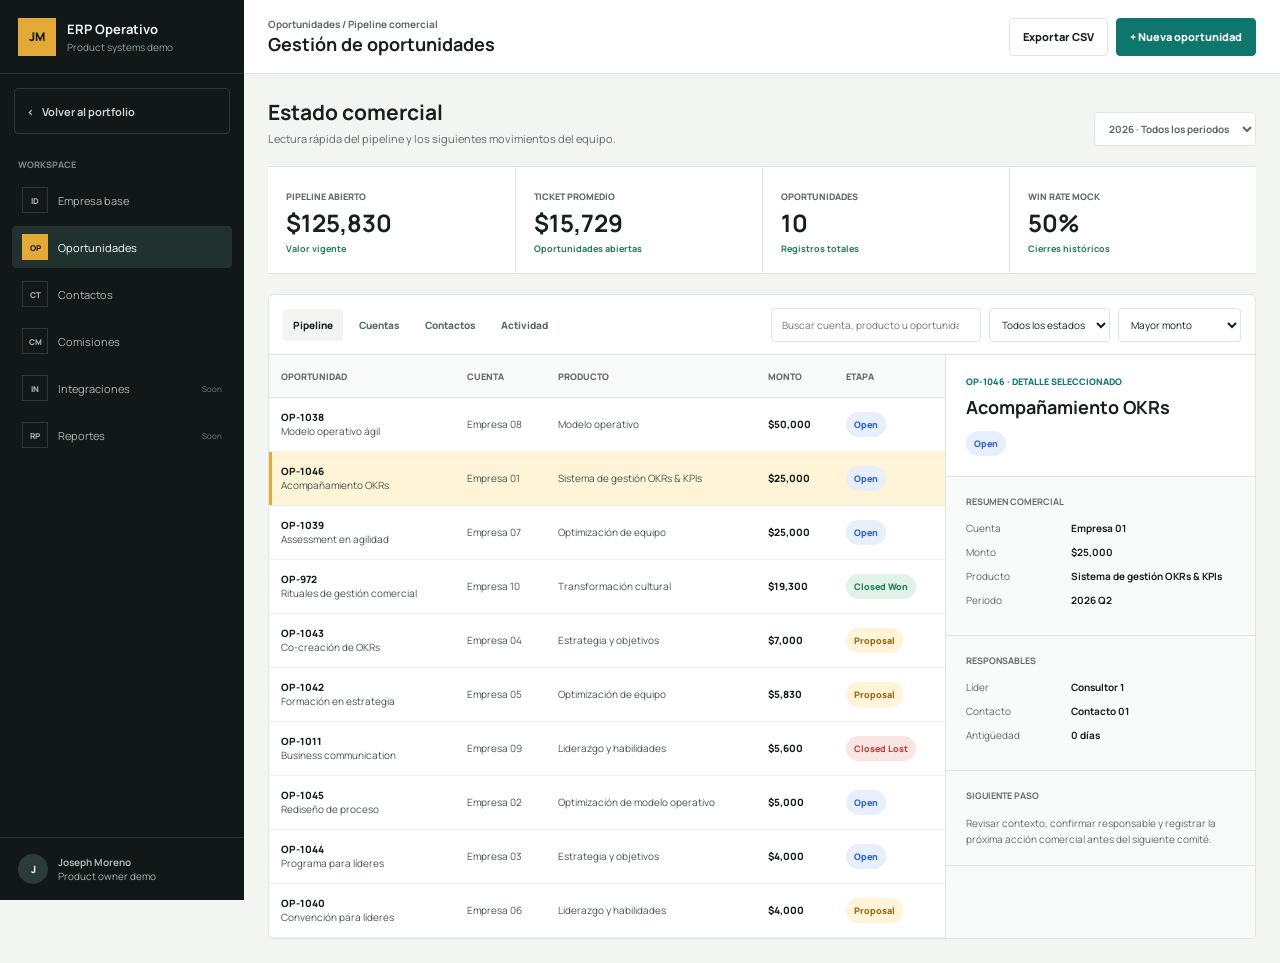
<file: erp.html>
<!doctype html>
<html lang="es">
<head>
    <meta charset="utf-8">
    <meta name="viewport" content="width=device-width, initial-scale=1">
    <meta name="description" content="Mockup navegable de un ERP operativo creado por Joseph Moreno Inca.">
    <meta name="theme-color" content="#111817">
    <title>ERP Operativo | Joseph Moreno</title>
    <link rel="icon" type="image/svg+xml" href="assets/icons/favicon.svg">
    <link rel="preconnect" href="https://fonts.googleapis.com">
    <link rel="preconnect" href="https://fonts.gstatic.com" crossorigin>
    <link href="https://fonts.googleapis.com/css2?family=Manrope:wght@400;500;600;700;800&display=swap" rel="stylesheet">
    <style>
        :root {
            color-scheme: light;
            --ink: #17201f;
            --muted: #5d6a67;
            --line: #dfe5e2;
            --paper: #f3f5f2;
            --surface: #ffffff;
            --teal: #0f766e;
            --teal-soft: #d9ebe7;
            --amber: #e4aa37;
            --amber-soft: #fff4d7;
            --blue: #2d63cf;
            --blue-soft: #e7eefc;
            --red: #b74440;
            --red-soft: #f9e5e3;
            --green: #237a52;
            --green-soft: #e1f2e9;
            --sidebar: #111817;
        }

        * {
            box-sizing: border-box;
            letter-spacing: 0;
        }

        body {
            margin: 0;
            min-width: 320px;
            background: var(--paper);
            color: var(--ink);
            font-family: "Manrope", system-ui, sans-serif;
            font-size: 14px;
        }

        button,
        input,
        select {
            font: inherit;
        }

        button,
        a {
            -webkit-tap-highlight-color: transparent;
        }

        :focus-visible {
            outline: 3px solid var(--amber);
            outline-offset: 3px;
        }

        .app {
            display: grid;
            min-height: 100vh;
            grid-template-columns: 244px minmax(0, 1fr);
        }

        .sidebar {
            position: sticky;
            top: 0;
            display: flex;
            height: 100vh;
            flex-direction: column;
            background: var(--sidebar);
            color: #eef4f2;
        }

        .brand {
            display: flex;
            min-height: 74px;
            align-items: center;
            gap: 11px;
            padding: 0 18px;
            border-bottom: 1px solid rgba(255, 255, 255, 0.1);
        }

        .brand-mark {
            display: grid;
            width: 38px;
            height: 38px;
            place-items: center;
            background: var(--amber);
            color: var(--sidebar);
            font-size: 12px;
            font-weight: 800;
        }

        .brand strong,
        .brand small {
            display: block;
        }

        .brand strong {
            font-size: 13px;
        }

        .brand small {
            margin-top: 2px;
            color: #8fa29d;
            font-size: 10px;
        }

        .back-link {
            display: flex;
            min-height: 46px;
            align-items: center;
            gap: 8px;
            margin: 14px;
            padding: 0 12px;
            border: 1px solid rgba(255, 255, 255, 0.12);
            border-radius: 4px;
            color: #c7d3d0;
            font-size: 11px;
            font-weight: 700;
            text-decoration: none;
        }

        .back-link:hover {
            border-color: rgba(255, 255, 255, 0.3);
            color: #ffffff;
        }

        .nav-label {
            margin: 10px 18px 8px;
            color: #718681;
            font-size: 9px;
            font-weight: 800;
            text-transform: uppercase;
        }

        .side-nav {
            display: grid;
            gap: 5px;
            padding: 0 12px;
        }

        .side-nav button {
            display: grid;
            min-height: 42px;
            grid-template-columns: 28px 1fr auto;
            align-items: center;
            gap: 8px;
            padding: 0 10px;
            border: 0;
            border-radius: 4px;
            background: transparent;
            color: #a7b7b3;
            cursor: pointer;
            font-size: 11px;
            text-align: left;
        }

        .side-nav button:hover {
            background: rgba(255, 255, 255, 0.06);
            color: #ffffff;
        }

        .side-nav button.active {
            background: #20312e;
            color: #ffffff;
        }

        .nav-code {
            display: grid;
            width: 26px;
            height: 26px;
            place-items: center;
            border: 1px solid rgba(255, 255, 255, 0.13);
            font-size: 8px;
            font-weight: 800;
        }

        .side-nav button.active .nav-code {
            border-color: var(--amber);
            background: var(--amber);
            color: var(--sidebar);
        }

        .soon {
            color: #718681;
            font-size: 8px;
        }

        .sidebar-user {
            display: flex;
            align-items: center;
            gap: 10px;
            margin-top: auto;
            padding: 16px 18px;
            border-top: 1px solid rgba(255, 255, 255, 0.1);
            color: #a7b7b3;
            font-size: 10px;
        }

        .avatar {
            display: grid;
            width: 30px;
            height: 30px;
            flex: 0 0 30px;
            place-items: center;
            border-radius: 50%;
            background: #2a3b38;
            color: #ffffff;
            font-weight: 800;
        }

        .workspace {
            min-width: 0;
        }

        .topbar {
            display: flex;
            min-height: 74px;
            align-items: center;
            justify-content: space-between;
            gap: 24px;
            padding: 12px 24px;
            border-bottom: 1px solid var(--line);
            background: rgba(255, 255, 255, 0.94);
            backdrop-filter: blur(12px);
        }

        .mobile-back {
            display: none;
        }

        .crumb {
            color: var(--muted);
            font-size: 10px;
            font-weight: 700;
        }

        .topbar h1 {
            margin: 3px 0 0;
            font-size: 18px;
            line-height: 1.2;
        }

        .top-actions {
            display: flex;
            align-items: center;
            gap: 8px;
        }

        .button {
            display: inline-flex;
            min-height: 38px;
            align-items: center;
            justify-content: center;
            padding: 0 13px;
            border: 1px solid var(--line);
            border-radius: 4px;
            background: var(--surface);
            color: var(--ink);
            cursor: pointer;
            font-size: 11px;
            font-weight: 800;
        }

        .button:hover {
            border-color: #b8c4c0;
        }

        .button.primary {
            border-color: var(--teal);
            background: var(--teal);
            color: #ffffff;
        }

        .button.primary:hover {
            background: #0b5e57;
        }

        .button.icon {
            width: 38px;
            padding: 0;
            font-size: 18px;
        }

        .content {
            padding: 24px;
        }

        .overview {
            display: flex;
            align-items: flex-end;
            justify-content: space-between;
            gap: 24px;
            margin-bottom: 20px;
        }

        .overview h2 {
            margin: 0;
            font-size: 21px;
        }

        .overview p {
            margin: 5px 0 0;
            color: var(--muted);
            font-size: 11px;
        }

        .period {
            min-height: 34px;
            padding: 0 10px;
            border: 1px solid var(--line);
            border-radius: 4px;
            background: var(--surface);
            color: var(--muted);
            font-size: 10px;
            font-weight: 700;
        }

        .metrics {
            display: grid;
            grid-template-columns: repeat(4, 1fr);
            margin-bottom: 20px;
            border-top: 1px solid var(--line);
            border-bottom: 1px solid var(--line);
            background: var(--surface);
        }

        .metric {
            min-width: 0;
            padding: 18px;
        }

        .metric + .metric {
            border-left: 1px solid var(--line);
        }

        .metric span {
            color: var(--muted);
            font-size: 9px;
            font-weight: 800;
            text-transform: uppercase;
        }

        .metric strong {
            display: block;
            margin-top: 6px;
            font-size: 24px;
            line-height: 1.1;
        }

        .metric small {
            display: block;
            margin-top: 6px;
            color: var(--green);
            font-size: 9px;
            font-weight: 700;
        }

        .panel {
            border: 1px solid var(--line);
            border-radius: 6px;
            background: var(--surface);
            overflow: hidden;
        }

        .toolbar {
            display: flex;
            min-height: 60px;
            align-items: center;
            gap: 9px;
            padding: 10px 14px;
            border-bottom: 1px solid var(--line);
        }

        .tabs {
            display: flex;
            align-items: center;
            gap: 6px;
        }

        .tab {
            min-height: 32px;
            padding: 0 10px;
            border: 0;
            border-radius: 4px;
            background: transparent;
            color: var(--muted);
            font-size: 10px;
            font-weight: 800;
        }

        .tab.active {
            background: var(--paper);
            color: var(--ink);
        }

        .filters {
            display: flex;
            align-items: center;
            gap: 8px;
            margin-left: auto;
        }

        .search,
        .select {
            min-height: 34px;
            border: 1px solid var(--line);
            border-radius: 4px;
            background: var(--surface);
            color: var(--ink);
            font-size: 10px;
        }

        .search {
            width: 210px;
            padding: 0 10px;
        }

        .select {
            padding: 0 8px;
        }

        .pipeline-layout {
            display: grid;
            grid-template-columns: minmax(0, 1fr) 310px;
            min-height: 500px;
        }

        .table-wrap {
            min-width: 0;
            overflow: auto;
        }

        table {
            width: 100%;
            min-width: 860px;
            border-collapse: collapse;
            text-align: left;
        }

        th {
            height: 42px;
            padding: 0 12px;
            border-bottom: 1px solid var(--line);
            background: #f8faf9;
            color: var(--muted);
            font-size: 9px;
            font-weight: 800;
            text-transform: uppercase;
        }

        td {
            height: 54px;
            padding: 0 12px;
            border-bottom: 1px solid #edf0ef;
            color: #475451;
            font-size: 10px;
            white-space: nowrap;
        }

        tbody tr {
            cursor: pointer;
            transition: background 130ms ease;
        }

        tbody tr:hover {
            background: #f6f9f8;
        }

        tbody tr.selected {
            background: var(--amber-soft);
            box-shadow: inset 3px 0 0 var(--amber);
        }

        .op-code,
        .money {
            color: var(--ink);
            font-weight: 800;
        }

        .badge {
            display: inline-flex;
            min-height: 25px;
            align-items: center;
            padding: 0 8px;
            border-radius: 99px;
            background: var(--paper);
            color: var(--muted);
            font-size: 9px;
            font-weight: 800;
        }

        .badge.open {
            background: var(--blue-soft);
            color: var(--blue);
        }

        .badge.won {
            background: var(--green-soft);
            color: var(--green);
        }

        .badge.lost {
            background: var(--red-soft);
            color: var(--red);
        }

        .badge.proposal {
            background: var(--amber-soft);
            color: #9a6410;
        }

        .detail {
            border-left: 1px solid var(--line);
            background: #f9fbfa;
        }

        .detail-head {
            padding: 20px;
            border-bottom: 1px solid var(--line);
            background: var(--surface);
        }

        .detail-kicker {
            color: var(--teal);
            font-size: 9px;
            font-weight: 800;
            text-transform: uppercase;
        }

        .detail-head h2 {
            margin: 8px 0 12px;
            font-size: 18px;
            line-height: 1.25;
        }

        .detail-section {
            padding: 18px 20px;
            border-bottom: 1px solid var(--line);
        }

        .detail-section h3 {
            margin: 0 0 13px;
            color: var(--muted);
            font-size: 9px;
            text-transform: uppercase;
        }

        .detail-row {
            display: grid;
            grid-template-columns: 95px 1fr;
            gap: 10px;
            margin-bottom: 10px;
            font-size: 10px;
        }

        .detail-row span:first-child {
            color: var(--muted);
        }

        .detail-row span:last-child {
            color: var(--ink);
            font-weight: 700;
        }

        .detail-note {
            margin: 0;
            color: var(--muted);
            font-size: 10px;
            line-height: 1.6;
        }

        .empty-state {
            padding: 60px 20px;
            color: var(--muted);
            text-align: center;
        }

        .modal {
            position: fixed;
            z-index: 20;
            inset: 0;
            display: none;
            align-items: center;
            justify-content: center;
            padding: 20px;
            background: rgba(17, 24, 23, 0.58);
        }

        .modal.open {
            display: flex;
        }

        .modal-dialog {
            width: min(620px, 100%);
            max-height: calc(100vh - 40px);
            border-radius: 6px;
            background: var(--surface);
            box-shadow: 0 28px 80px rgba(0, 0, 0, 0.26);
            overflow: auto;
        }

        .modal-head,
        .modal-actions {
            display: flex;
            align-items: center;
            justify-content: space-between;
            gap: 16px;
            padding: 14px 18px;
        }

        .modal-head {
            border-bottom: 1px solid var(--line);
        }

        .modal-head h2 {
            margin: 0;
            font-size: 16px;
        }

        .form-grid {
            display: grid;
            grid-template-columns: 1fr 1fr;
            gap: 14px;
            padding: 18px;
        }

        .field {
            display: grid;
            gap: 6px;
        }

        .field.full {
            grid-column: 1 / -1;
        }

        .field label {
            color: var(--muted);
            font-size: 9px;
            font-weight: 800;
            text-transform: uppercase;
        }

        .field input,
        .field select {
            width: 100%;
            min-height: 38px;
            padding: 0 10px;
            border: 1px solid var(--line);
            border-radius: 4px;
            background: var(--surface);
            color: var(--ink);
        }

        .modal-actions {
            justify-content: flex-end;
            border-top: 1px solid var(--line);
            background: var(--paper);
        }

        @media (max-width: 1040px) {
            .pipeline-layout {
                grid-template-columns: 1fr;
            }

            .detail {
                display: none;
            }

            .metrics {
                grid-template-columns: repeat(2, 1fr);
            }

            .metric:nth-child(3) {
                border-left: 0;
                border-top: 1px solid var(--line);
            }

            .metric:nth-child(4) {
                border-top: 1px solid var(--line);
            }
        }

        @media (max-width: 820px) {
            .app {
                grid-template-columns: 1fr;
            }

            .sidebar {
                display: none;
            }

            .mobile-back {
                display: inline-flex;
                color: var(--teal);
                font-size: 10px;
                font-weight: 800;
                text-decoration: none;
            }

            .topbar {
                align-items: flex-start;
                flex-direction: column;
                padding: 14px;
            }

            .top-actions {
                width: 100%;
            }

            .top-actions .button.primary {
                margin-left: auto;
            }

            .content {
                padding: 14px;
            }

            .toolbar {
                align-items: flex-start;
                flex-direction: column;
            }

            .filters {
                width: 100%;
                margin-left: 0;
            }

            .search {
                width: 100%;
            }
        }

        @media (max-width: 560px) {
            .overview {
                align-items: flex-start;
                flex-direction: column;
            }

            .metrics {
                grid-template-columns: 1fr;
            }

            .metric + .metric,
            .metric:nth-child(3) {
                border-top: 1px solid var(--line);
                border-left: 0;
            }

            .tabs {
                width: 100%;
                overflow-x: auto;
            }

            .filters {
                align-items: stretch;
                flex-direction: column;
            }

            .form-grid {
                grid-template-columns: 1fr;
            }

            .field.full {
                grid-column: auto;
            }
        }
    </style>
</head>
<body>
    <div class="app">
        <aside class="sidebar">
            <div class="brand">
                <span class="brand-mark">JM</span>
                <div><strong>ERP Operativo</strong><small>Product systems demo</small></div>
            </div>
            <a class="back-link" href="index.html#casos"><span aria-hidden="true">&lt;</span> Volver al portfolio</a>
            <p class="nav-label">Workspace</p>
            <nav class="side-nav" aria-label="Módulos del ERP">
                <button type="button"><span class="nav-code">ID</span><span>Empresa base</span></button>
                <button class="active" type="button"><span class="nav-code">OP</span><span>Oportunidades</span></button>
                <button type="button"><span class="nav-code">CT</span><span>Contactos</span></button>
                <button type="button"><span class="nav-code">CM</span><span>Comisiones</span></button>
                <button type="button"><span class="nav-code">IN</span><span>Integraciones</span><small class="soon">Soon</small></button>
                <button type="button"><span class="nav-code">RP</span><span>Reportes</span><small class="soon">Soon</small></button>
            </nav>
            <div class="sidebar-user">
                <span class="avatar">J</span>
                <div><strong>Joseph Moreno</strong><br><span>Product owner demo</span></div>
            </div>
        </aside>

        <main class="workspace">
            <header class="topbar">
                <div>
                    <a class="mobile-back" href="index.html#casos">&lt; Portfolio</a>
                    <div class="crumb">Oportunidades / Pipeline comercial</div>
                    <h1>Gestión de oportunidades</h1>
                </div>
                <div class="top-actions">
                    <button class="button" type="button" id="exportButton">Exportar CSV</button>
                    <button class="button primary" type="button" id="newOpportunityButton">+ Nueva oportunidad</button>
                </div>
            </header>

            <div class="content">
                <div class="overview">
                    <div>
                        <h2>Estado comercial</h2>
                        <p>Lectura rápida del pipeline y los siguientes movimientos del equipo.</p>
                    </div>
                    <select class="period" aria-label="Periodo">
                        <option>2026 · Todos los periodos</option>
                        <option>2026 · Q2</option>
                        <option>2026 · Q3</option>
                        <option>2026 · Q4</option>
                    </select>
                </div>

                <section class="metrics" aria-label="Métricas del pipeline">
                    <article class="metric"><span>Pipeline abierto</span><strong id="metricPipeline">$0</strong><small>Valor vigente</small></article>
                    <article class="metric"><span>Ticket promedio</span><strong id="metricTicket">$0</strong><small>Oportunidades abiertas</small></article>
                    <article class="metric"><span>Oportunidades</span><strong id="metricCount">0</strong><small>Registros totales</small></article>
                    <article class="metric"><span>Win rate mock</span><strong id="metricWinRate">0%</strong><small>Cierres históricos</small></article>
                </section>

                <section class="panel">
                    <div class="toolbar">
                        <div class="tabs" aria-label="Vistas">
                            <button class="tab active" type="button">Pipeline</button>
                            <button class="tab" type="button">Cuentas</button>
                            <button class="tab" type="button">Contactos</button>
                            <button class="tab" type="button">Actividad</button>
                        </div>
                        <div class="filters">
                            <input class="search" id="searchInput" type="search" placeholder="Buscar cuenta, producto u oportunidad" aria-label="Buscar">
                            <select class="select" id="statusFilter" aria-label="Filtrar por estado">
                                <option value="">Todos los estados</option>
                                <option value="Open">Open</option>
                                <option value="Proposal">Proposal</option>
                                <option value="Closed Won">Closed Won</option>
                                <option value="Closed Lost">Closed Lost</option>
                            </select>
                            <select class="select" id="sortSelect" aria-label="Ordenar oportunidades">
                                <option value="amount-desc">Mayor monto</option>
                                <option value="amount-asc">Menor monto</option>
                                <option value="age-desc">Mayor antigüedad</option>
                            </select>
                        </div>
                    </div>

                    <div class="pipeline-layout">
                        <div class="table-wrap">
                            <table>
                                <thead>
                                    <tr>
                                        <th>Oportunidad</th>
                                        <th>Cuenta</th>
                                        <th>Producto</th>
                                        <th>Monto</th>
                                        <th>Etapa</th>
                                        <th>Líder</th>
                                        <th>Antigüedad</th>
                                    </tr>
                                </thead>
                                <tbody id="opportunityRows"></tbody>
                            </table>
                            <div class="empty-state" id="emptyState" hidden>No hay oportunidades que coincidan con los filtros.</div>
                        </div>
                        <aside class="detail" id="detailPanel" aria-live="polite"></aside>
                    </div>
                </section>
            </div>
        </main>
    </div>

    <div class="modal" id="opportunityModal" role="dialog" aria-modal="true" aria-labelledby="modalTitle">
        <form class="modal-dialog" id="opportunityForm">
            <div class="modal-head">
                <h2 id="modalTitle">Nueva oportunidad</h2>
                <button class="button icon" type="button" id="closeModalButton" aria-label="Cerrar">×</button>
            </div>
            <div class="form-grid">
                <div class="field">
                    <label for="accountInput">Cuenta</label>
                    <input id="accountInput" name="account" required value="Empresa 13">
                </div>
                <div class="field">
                    <label for="amountInput">Monto estimado</label>
                    <input id="amountInput" name="amount" type="number" min="1" required value="18500">
                </div>
                <div class="field full">
                    <label for="nameInput">Oportunidad</label>
                    <input id="nameInput" name="name" required value="Acompañamiento de ejecución estratégica">
                </div>
                <div class="field">
                    <label for="productInput">Producto</label>
                    <select id="productInput" name="product">
                        <option>Sistema de gestión OKRs & KPIs</option>
                        <option>Optimización de modelo operativo</option>
                        <option>Transformación cultural</option>
                        <option>Liderazgo y habilidades</option>
                    </select>
                </div>
                <div class="field">
                    <label for="ownerInput">Líder</label>
                    <select id="ownerInput" name="owner">
                        <option>Consultor 1</option>
                        <option>Consultor 2</option>
                        <option>Consultor 3</option>
                    </select>
                </div>
            </div>
            <div class="modal-actions">
                <button class="button" type="button" id="cancelModalButton">Cancelar</button>
                <button class="button primary" type="submit">Guardar oportunidad</button>
            </div>
        </form>
    </div>

    <script>
        const opportunities = [
            { id: "OP-1046", age: 0, account: "Empresa 01", product: "Sistema de gestión OKRs & KPIs", name: "Acompañamiento OKRs", amount: 25000, owner: "Consultor 1", stage: "Open", period: "2026 Q2", contact: "Contacto 01" },
            { id: "OP-1045", age: 1, account: "Empresa 02", product: "Optimización de modelo operativo", name: "Rediseño de proceso", amount: 5000, owner: "Consultor 1", stage: "Open", period: "2026 Q2", contact: "Contacto 02" },
            { id: "OP-1044", age: 8, account: "Empresa 03", product: "Estrategia y objetivos", name: "Programa para líderes", amount: 4000, owner: "Consultor 1", stage: "Open", period: "2026 Q2", contact: "Contacto 03" },
            { id: "OP-1043", age: 9, account: "Empresa 04", product: "Estrategia y objetivos", name: "Co-creación de OKRs", amount: 7000, owner: "Consultor 1", stage: "Proposal", period: "2026 Q3", contact: "Contacto 04" },
            { id: "OP-1042", age: 22, account: "Empresa 05", product: "Optimización de equipo", name: "Formación en estrategia", amount: 5830, owner: "Consultor 2", stage: "Proposal", period: "2026 Q3", contact: "Contacto 05" },
            { id: "OP-1040", age: 37, account: "Empresa 06", product: "Liderazgo y habilidades", name: "Convención para líderes", amount: 4000, owner: "Consultor 1", stage: "Proposal", period: "2026 Q3", contact: "Contacto 06" },
            { id: "OP-1039", age: 37, account: "Empresa 07", product: "Optimización de equipo", name: "Assessment en agilidad", amount: 25000, owner: "Consultor 1", stage: "Open", period: "2026 Q3", contact: "Contacto 07" },
            { id: "OP-1038", age: 37, account: "Empresa 08", product: "Modelo operativo", name: "Modelo operativo ágil", amount: 50000, owner: "Consultor 1", stage: "Open", period: "2026 Q4", contact: "Contacto 08" },
            { id: "OP-1011", age: 127, account: "Empresa 09", product: "Liderazgo y habilidades", name: "Business communication", amount: 5600, owner: "Consultor 3", stage: "Closed Lost", period: "2026 Q1", contact: "Contacto 09" },
            { id: "OP-972", age: 203, account: "Empresa 10", product: "Transformación cultural", name: "Rituales de gestión comercial", amount: 19300, owner: "Consultor 4", stage: "Closed Won", period: "2026 Q1", contact: "Contacto 10" }
        ];

        let selectedOpportunity = opportunities[0];
        const rows = document.querySelector("#opportunityRows");
        const detailPanel = document.querySelector("#detailPanel");
        const emptyState = document.querySelector("#emptyState");
        const searchInput = document.querySelector("#searchInput");
        const statusFilter = document.querySelector("#statusFilter");
        const sortSelect = document.querySelector("#sortSelect");
        const modal = document.querySelector("#opportunityModal");
        const form = document.querySelector("#opportunityForm");
        const newOpportunityButton = document.querySelector("#newOpportunityButton");
        const closeModalButton = document.querySelector("#closeModalButton");
        const cancelModalButton = document.querySelector("#cancelModalButton");

        const money = (value) => new Intl.NumberFormat("en-US", {
            style: "currency",
            currency: "USD",
            maximumFractionDigits: 0
        }).format(value);

        const badgeClass = (stage) => {
            if (stage === "Closed Won") return "won";
            if (stage === "Closed Lost") return "lost";
            if (stage === "Proposal") return "proposal";
            return "open";
        };

        const renderMetrics = () => {
            const open = opportunities.filter((item) => item.stage === "Open" || item.stage === "Proposal");
            const pipeline = open.reduce((total, item) => total + item.amount, 0);
            const closed = opportunities.filter((item) => item.stage.startsWith("Closed"));
            const won = closed.filter((item) => item.stage === "Closed Won");

            document.querySelector("#metricPipeline").textContent = money(pipeline);
            document.querySelector("#metricTicket").textContent = money(Math.round(pipeline / Math.max(open.length, 1)));
            document.querySelector("#metricCount").textContent = String(opportunities.length);
            document.querySelector("#metricWinRate").textContent = `${Math.round((won.length / Math.max(closed.length, 1)) * 100)}%`;
        };

        const renderDetail = () => {
            detailPanel.innerHTML = `
                <div class="detail-head">
                    <div class="detail-kicker">${selectedOpportunity.id} · Detalle seleccionado</div>
                    <h2>${selectedOpportunity.name}</h2>
                    <span class="badge ${badgeClass(selectedOpportunity.stage)}">${selectedOpportunity.stage}</span>
                </div>
                <div class="detail-section">
                    <h3>Resumen comercial</h3>
                    <div class="detail-row"><span>Cuenta</span><span>${selectedOpportunity.account}</span></div>
                    <div class="detail-row"><span>Monto</span><span>${money(selectedOpportunity.amount)}</span></div>
                    <div class="detail-row"><span>Producto</span><span>${selectedOpportunity.product}</span></div>
                    <div class="detail-row"><span>Periodo</span><span>${selectedOpportunity.period}</span></div>
                </div>
                <div class="detail-section">
                    <h3>Responsables</h3>
                    <div class="detail-row"><span>Líder</span><span>${selectedOpportunity.owner}</span></div>
                    <div class="detail-row"><span>Contacto</span><span>${selectedOpportunity.contact}</span></div>
                    <div class="detail-row"><span>Antigüedad</span><span>${selectedOpportunity.age} días</span></div>
                </div>
                <div class="detail-section">
                    <h3>Siguiente paso</h3>
                    <p class="detail-note">Revisar contexto, confirmar responsable y registrar la próxima acción comercial antes del siguiente comité.</p>
                </div>
            `;
        };

        const render = () => {
            const query = searchInput.value.trim().toLowerCase();
            const status = statusFilter.value;
            const sort = sortSelect.value;

            const filtered = opportunities
                .filter((item) => !status || item.stage === status)
                .filter((item) => Object.values(item).join(" ").toLowerCase().includes(query))
                .sort((a, b) => {
                    if (sort === "amount-asc") return a.amount - b.amount;
                    if (sort === "age-desc") return b.age - a.age;
                    return b.amount - a.amount;
                });

            rows.innerHTML = filtered.map((item) => `
                <tr data-id="${item.id}" class="${selectedOpportunity.id === item.id ? "selected" : ""}" tabindex="0">
                    <td><span class="op-code">${item.id}</span><br>${item.name}</td>
                    <td>${item.account}</td>
                    <td>${item.product}</td>
                    <td class="money">${money(item.amount)}</td>
                    <td><span class="badge ${badgeClass(item.stage)}">${item.stage}</span></td>
                    <td>${item.owner}</td>
                    <td>${item.age} días</td>
                </tr>
            `).join("");

            emptyState.hidden = filtered.length > 0;

            rows.querySelectorAll("tr").forEach((row) => {
                const selectRow = () => {
                    selectedOpportunity = opportunities.find((item) => item.id === row.dataset.id);
                    render();
                };

                row.addEventListener("click", selectRow);
                row.addEventListener("keydown", (event) => {
                    if (event.key === "Enter" || event.key === " ") {
                        event.preventDefault();
                        selectRow();
                    }
                });
            });

            renderMetrics();
            renderDetail();
        };

        const openModal = () => {
            modal.classList.add("open");
            document.body.style.overflow = "hidden";
            document.querySelector("#accountInput").focus();
        };

        const closeModal = () => {
            modal.classList.remove("open");
            document.body.style.overflow = "";
            newOpportunityButton.focus();
        };

        searchInput.addEventListener("input", render);
        statusFilter.addEventListener("change", render);
        sortSelect.addEventListener("change", render);
        newOpportunityButton.addEventListener("click", openModal);
        closeModalButton.addEventListener("click", closeModal);
        cancelModalButton.addEventListener("click", closeModal);
        modal.addEventListener("click", (event) => {
            if (event.target === modal) closeModal();
        });

        form.addEventListener("submit", (event) => {
            event.preventDefault();
            const data = new FormData(form);
            const nextNumber = 1047 + opportunities.length - 10;
            const item = {
                id: `OP-${nextNumber}`,
                age: 0,
                account: String(data.get("account")),
                product: String(data.get("product")),
                name: String(data.get("name")),
                amount: Number(data.get("amount")),
                owner: String(data.get("owner")),
                stage: "Open",
                period: "2026 Q3",
                contact: "Por asignar"
            };

            opportunities.unshift(item);
            selectedOpportunity = item;
            closeModal();
            render();
        });

        document.addEventListener("keydown", (event) => {
            if (event.key === "Escape" && modal.classList.contains("open")) closeModal();
        });

        document.querySelector("#exportButton").addEventListener("click", () => {
            const header = ["ID", "Cuenta", "Oportunidad", "Producto", "Monto", "Etapa", "Líder"];
            const lines = opportunities.map((item) => [
                item.id,
                item.account,
                item.name,
                item.product,
                item.amount,
                item.stage,
                item.owner
            ].map((value) => `"${String(value).replaceAll('"', '""')}"`).join(","));
            const blob = new Blob([[header.join(","), ...lines].join("\n")], { type: "text/csv;charset=utf-8" });
            const url = URL.createObjectURL(blob);
            const link = document.createElement("a");
            link.href = url;
            link.download = "pipeline-erp-demo.csv";
            link.click();
            URL.revokeObjectURL(url);
        });

        render();
    </script>
</body>
</html>
</file>
<file: src/styles/main.css>
:root {
    color-scheme: light;
    --bg: #f3f5f2;
    --surface: #ffffff;
    --surface-soft: #e9eeea;
    --ink: #14201e;
    --ink-soft: #354541;
    --muted: #5b6965;
    --line: rgba(20, 32, 30, 0.16);
    --line-strong: rgba(20, 32, 30, 0.34);
    --teal: #0f766e;
    --teal-dark: #0a514c;
    --teal-soft: #d7ebe6;
    --amber: #d99116;
    --amber-soft: #f7e8c7;
    --blue: #2d63cf;
    --blue-soft: #dce7fb;
    --coral: #c94f4a;
    --coral-soft: #f4dddb;
    --charcoal: #101817;
    --white: #ffffff;
    --header-height: 76px;
    --shell: 1200px;
    --shadow: 0 20px 60px rgba(20, 32, 30, 0.1);
}

[data-theme="dark"] {
    color-scheme: dark;
    --bg: #0b1211;
    --surface: #111c1a;
    --surface-soft: #172522;
    --ink: #edf3f1;
    --ink-soft: #c4d0cc;
    --muted: #91a29d;
    --line: rgba(237, 243, 241, 0.14);
    --line-strong: rgba(237, 243, 241, 0.32);
    --teal: #54b8ad;
    --teal-dark: #8bd4cc;
    --teal-soft: #173c38;
    --amber: #efb64e;
    --amber-soft: #47351b;
    --blue: #7ea6f5;
    --blue-soft: #1c3157;
    --coral: #ef817b;
    --coral-soft: #482321;
    --charcoal: #070b0b;
    --white: #f8fbfa;
    --shadow: 0 20px 60px rgba(0, 0, 0, 0.3);
}

* {
    box-sizing: border-box;
    letter-spacing: 0;
}

html {
    scroll-behavior: smooth;
    scroll-padding-top: calc(var(--header-height) + 20px);
}

body {
    margin: 0;
    min-width: 320px;
    background: var(--bg);
    color: var(--ink);
    font-family: "Manrope", system-ui, -apple-system, BlinkMacSystemFont, "Segoe UI", sans-serif;
    font-size: 16px;
    line-height: 1.6;
    text-rendering: optimizeLegibility;
}

body.nav-open {
    overflow: hidden;
}

button,
a,
input,
select {
    font: inherit;
}

button,
a {
    -webkit-tap-highlight-color: transparent;
}

a {
    color: inherit;
}

img {
    display: block;
    max-width: 100%;
}

[hidden] {
    display: none !important;
}

button {
    color: inherit;
}

::selection {
    background: var(--amber);
    color: #14201e;
}

:focus-visible {
    outline: 3px solid var(--amber);
    outline-offset: 4px;
}

.shell {
    width: min(var(--shell), calc(100% - 48px));
    margin-inline: auto;
}

.section {
    padding: 112px 0;
}

.skip-link {
    position: fixed;
    z-index: 100;
    top: 12px;
    left: 12px;
    padding: 10px 14px;
    border-radius: 4px;
    background: var(--ink);
    color: var(--bg);
    font-weight: 800;
    text-decoration: none;
    transform: translateY(-150%);
}

.skip-link:focus {
    transform: translateY(0);
}

.scroll-progress {
    position: fixed;
    z-index: 60;
    top: 0;
    left: 0;
    width: 100%;
    height: 3px;
    pointer-events: none;
}

.scroll-progress span {
    display: block;
    width: 0;
    height: 100%;
    background: var(--amber);
}

.site-header {
    position: fixed;
    z-index: 50;
    top: 0;
    left: 0;
    width: 100%;
    border-bottom: 1px solid transparent;
    background: color-mix(in srgb, var(--bg) 88%, transparent);
    backdrop-filter: blur(16px);
    transition: border-color 180ms ease, box-shadow 180ms ease;
}

.site-header.scrolled {
    border-color: var(--line);
    box-shadow: 0 8px 24px rgba(20, 32, 30, 0.05);
}

.header-inner {
    display: grid;
    width: min(var(--shell), calc(100% - 48px));
    min-height: var(--header-height);
    grid-template-columns: auto 1fr auto;
    align-items: center;
    gap: 34px;
    margin-inline: auto;
}

.brand {
    display: inline-flex;
    align-items: center;
    gap: 12px;
    color: var(--ink);
    text-decoration: none;
}

.brand-mark {
    display: grid;
    width: 40px;
    height: 40px;
    place-items: center;
    border: 1px solid var(--ink);
    background: var(--ink);
    color: var(--bg);
    font-size: 0.86rem;
    font-weight: 800;
}

.brand-copy {
    display: grid;
    line-height: 1.2;
}

.brand-copy strong {
    font-size: 0.88rem;
}

.brand-copy small {
    color: var(--muted);
    font-size: 0.68rem;
}

.main-nav {
    display: flex;
    align-items: center;
    justify-content: center;
    gap: 26px;
}

.main-nav a {
    position: relative;
    color: var(--muted);
    font-size: 0.78rem;
    font-weight: 700;
    text-decoration: none;
    transition: color 180ms ease;
}

.main-nav a::after {
    position: absolute;
    right: 0;
    bottom: -10px;
    left: 0;
    height: 2px;
    background: var(--teal);
    content: "";
    transform: scaleX(0);
    transform-origin: left;
    transition: transform 180ms ease;
}

.main-nav a:hover,
.main-nav a.active {
    color: var(--ink);
}

.main-nav a.active::after {
    transform: scaleX(1);
}

.header-actions {
    display: flex;
    align-items: center;
    gap: 8px;
}

.language-toggle,
.theme-toggle,
.nav-toggle {
    min-width: 40px;
    height: 40px;
    border: 1px solid var(--line);
    border-radius: 4px;
    background: var(--surface);
    cursor: pointer;
}

.language-toggle {
    display: flex;
    min-width: 78px;
    align-items: center;
    justify-content: center;
    gap: 5px;
    padding: 0 10px;
    color: var(--muted);
    font-size: 0.68rem;
    font-weight: 800;
}

.language-toggle [data-language-option].active {
    color: var(--teal);
}

.theme-toggle {
    display: grid;
    place-items: center;
}

.theme-icon {
    position: relative;
    display: block;
    width: 16px;
    height: 16px;
    border: 2px solid var(--ink);
    border-radius: 50%;
}

.theme-icon::after {
    position: absolute;
    top: -4px;
    right: -4px;
    width: 9px;
    height: 9px;
    border-radius: 50%;
    background: var(--surface);
    content: "";
    transition: transform 180ms ease, opacity 180ms ease;
}

[data-theme="dark"] .theme-icon::after {
    opacity: 0;
    transform: scale(0);
}

.nav-toggle {
    position: relative;
    display: none;
}

.nav-toggle span {
    position: absolute;
    left: 11px;
    width: 16px;
    height: 2px;
    background: currentColor;
    transition: transform 180ms ease, top 180ms ease;
}

.nav-toggle span:first-child {
    top: 15px;
}

.nav-toggle span:last-child {
    top: 22px;
}

.site-header.open .nav-toggle span:first-child {
    top: 19px;
    transform: rotate(45deg);
}

.site-header.open .nav-toggle span:last-child {
    top: 19px;
    transform: rotate(-45deg);
}

.eyebrow,
.section-number {
    margin: 0;
    color: var(--teal);
    font-size: 0.72rem;
    font-weight: 800;
    line-height: 1.4;
    text-transform: uppercase;
}

.button {
    display: inline-flex;
    min-height: 46px;
    align-items: center;
    justify-content: center;
    padding: 0 18px;
    border: 1px solid transparent;
    border-radius: 4px;
    font-size: 0.82rem;
    font-weight: 800;
    text-decoration: none;
    transition: background 180ms ease, color 180ms ease, border-color 180ms ease, transform 180ms ease;
}

.button:hover {
    transform: translateY(-2px);
}

.button-primary {
    background: var(--teal);
    color: #ffffff;
}

.button-primary:hover {
    background: var(--teal-dark);
}

.button-secondary {
    border-color: var(--line-strong);
    background: var(--surface);
    color: var(--ink);
}

.button-secondary:hover {
    border-color: var(--teal);
    color: var(--teal);
}

.button-light {
    background: var(--white);
    color: #101817;
}

.button-outline-light {
    border-color: rgba(255, 255, 255, 0.4);
    color: var(--white);
}

.button-outline-light:hover {
    border-color: var(--white);
}

.text-link {
    display: inline-flex;
    align-items: center;
    gap: 8px;
    color: var(--teal);
    font-size: 0.8rem;
    font-weight: 800;
    text-decoration-thickness: 1px;
    text-underline-offset: 5px;
}

.text-link::after {
    content: ">";
    transition: transform 180ms ease;
}

.text-link:hover::after {
    transform: translateX(4px);
}

/* Hero */
.hero {
    padding: 126px 0 32px;
    border-bottom: 1px solid var(--line);
    background: var(--bg);
}

.hero-grid {
    display: grid;
    grid-template-columns: minmax(0, 1.04fr) minmax(380px, 0.76fr);
    gap: 72px;
    align-items: start;
}

.hero-copy {
    grid-column: 1;
    grid-row: 1;
    padding-top: 70px;
}

.hero-status {
    display: inline-flex;
    align-items: center;
    gap: 10px;
}

.hero-status > span:first-child {
    width: 8px;
    height: 8px;
    border-radius: 50%;
    background: var(--teal);
    box-shadow: 0 0 0 5px var(--teal-soft);
}

.hero h1 {
    max-width: 760px;
    margin: 24px 0 16px;
    font-family: "Newsreader", Georgia, serif;
    font-size: 5rem;
    font-weight: 600;
    line-height: 0.94;
}

.hero-statement {
    max-width: 720px;
    margin: 0;
    color: var(--ink);
    font-family: "Newsreader", Georgia, serif;
    font-size: 2rem;
    font-weight: 500;
    line-height: 1.15;
}

.hero-summary {
    max-width: 660px;
    margin: 22px 0 0;
    color: var(--muted);
    font-size: 1rem;
    line-height: 1.75;
}

.hero-actions {
    display: flex;
    flex-wrap: wrap;
    align-items: center;
    gap: 12px;
    margin-top: 32px;
}

.hero-actions .text-link {
    margin-left: 6px;
}

.hero-context {
    display: grid;
    max-width: 680px;
    grid-column: 1;
    grid-row: 2;
    grid-template-columns: 0.72fr 1.28fr;
    margin-top: 34px;
    border-top: 1px solid var(--line);
    border-bottom: 1px solid var(--line);
}

.hero-context > div {
    display: grid;
    gap: 5px;
    padding: 16px 18px 16px 0;
}

.hero-context > div + div {
    padding-left: 18px;
    border-left: 1px solid var(--line);
}

.hero-context span {
    color: var(--muted);
    font-size: 0.68rem;
    font-weight: 700;
    text-transform: uppercase;
}

.hero-context strong {
    font-size: 0.84rem;
    line-height: 1.35;
}

.portrait-column {
    min-width: 0;
    width: 100%;
    max-width: 470px;
    grid-column: 2;
    grid-row: 1 / 3;
    justify-self: end;
}

.portrait-frame {
    position: relative;
    margin: 0;
    border: 1px solid var(--line-strong);
    background: var(--surface-soft);
    box-shadow: var(--shadow);
}

.portrait-frame::before {
    position: absolute;
    z-index: 1;
    top: -9px;
    right: -9px;
    width: 42%;
    height: 44%;
    border-top: 2px solid var(--amber);
    border-right: 2px solid var(--amber);
    content: "";
    pointer-events: none;
}

.portrait-frame img {
    width: 100%;
    height: auto;
    aspect-ratio: 1.02;
    object-fit: cover;
    object-position: 50% 42%;
    filter: saturate(0.88) contrast(1.03);
}

.portrait-index {
    position: absolute;
    z-index: 2;
    top: 14px;
    left: 14px;
    padding: 7px 9px;
    border: 1px solid rgba(255, 255, 255, 0.4);
    background: rgba(16, 24, 23, 0.78);
    color: #ffffff;
    font-size: 0.64rem;
    font-weight: 800;
}

.portrait-frame figcaption {
    display: flex;
    min-height: 54px;
    align-items: center;
    justify-content: space-between;
    gap: 20px;
    padding: 12px 16px;
    border-top: 1px solid var(--line);
    background: var(--surface);
    font-size: 0.72rem;
}

.portrait-frame figcaption span {
    color: var(--muted);
}

.portrait-frame figcaption strong {
    color: var(--teal);
    white-space: nowrap;
}

.portrait-signals {
    display: grid;
    grid-template-columns: repeat(3, 1fr);
    border-right: 1px solid var(--line);
    border-bottom: 1px solid var(--line);
    border-left: 1px solid var(--line);
    background: var(--surface);
}

.portrait-signals > div {
    min-width: 0;
    padding: 13px 12px;
}

.portrait-signals > div + div {
    border-left: 1px solid var(--line);
}

.portrait-signals strong,
.portrait-signals span {
    display: block;
}

.portrait-signals strong {
    color: var(--ink);
    font-size: 0.88rem;
}

.portrait-signals span {
    margin-top: 2px;
    color: var(--muted);
    font-size: 0.58rem;
    line-height: 1.35;
}

.hero-foot {
    display: flex;
    align-items: center;
    justify-content: space-between;
    gap: 24px;
    margin-top: 30px;
    padding-top: 18px;
    border-top: 1px solid var(--line);
    color: var(--muted);
    font-size: 0.68rem;
    font-weight: 700;
}

.hero-foot a {
    color: var(--ink);
    text-decoration: none;
}

/* Shared section headings */
.section-intro {
    display: grid;
    grid-template-columns: 220px minmax(0, 760px);
    gap: 40px;
    align-items: start;
    margin-bottom: 60px;
}

.section-intro h2,
.experience-heading h2,
.playbook-heading h2,
.education-heading h2 {
    margin: 0;
    font-family: "Newsreader", Georgia, serif;
    font-size: 3.25rem;
    font-weight: 500;
    line-height: 1.02;
}

.section-intro > div > p,
.playbook-heading > div > p {
    max-width: 680px;
    margin: 18px 0 0;
    color: var(--muted);
}

/* Impact */
.impact-section {
    background: var(--surface);
}

.impact-grid {
    display: grid;
    grid-template-columns: repeat(3, 1fr);
    border-top: 1px solid var(--line-strong);
    border-bottom: 1px solid var(--line-strong);
}

.impact-item {
    min-width: 0;
    min-height: 218px;
    padding: 32px 28px;
}

.impact-item:nth-child(2),
.impact-item:nth-child(3),
.impact-item:nth-child(5),
.impact-item:nth-child(6) {
    border-left: 1px solid var(--line);
}

.impact-item:nth-child(n + 4) {
    border-top: 1px solid var(--line);
}

.impact-item strong {
    display: block;
    color: var(--teal);
    font-family: "Newsreader", Georgia, serif;
    font-size: 3.4rem;
    font-weight: 600;
    line-height: 1;
}

.impact-item:nth-child(4) strong,
.impact-item:nth-child(6) strong {
    color: var(--blue);
}

.impact-item:nth-child(5) strong {
    color: var(--coral);
}

.impact-item h3 {
    margin: 22px 0 6px;
    font-size: 0.9rem;
}

.impact-item p {
    margin: 0;
    color: var(--muted);
    font-size: 0.76rem;
    line-height: 1.55;
}

.evidence-note {
    margin: 16px 0 0;
    color: var(--muted);
    font-size: 0.68rem;
    text-align: right;
}

/* Case studies */
.cases-section {
    background: var(--bg);
}

.case-workbench {
    display: grid;
    grid-template-columns: 250px minmax(0, 1fr);
    border-top: 1px solid var(--line-strong);
    border-bottom: 1px solid var(--line-strong);
}

.case-tabs {
    border-right: 1px solid var(--line);
}

.case-tab {
    position: relative;
    display: grid;
    width: 100%;
    min-height: 106px;
    grid-template-columns: 36px 1fr;
    grid-template-rows: auto auto;
    gap: 4px 10px;
    align-content: center;
    border: 0;
    border-bottom: 1px solid var(--line);
    background: transparent;
    color: var(--muted);
    cursor: pointer;
    text-align: left;
    transition: background 180ms ease, color 180ms ease;
}

.case-tab::before {
    position: absolute;
    top: 0;
    bottom: 0;
    left: 0;
    width: 4px;
    background: var(--teal);
    content: "";
    transform: scaleY(0);
    transform-origin: top;
    transition: transform 180ms ease;
}

.case-tab:hover {
    background: var(--surface-soft);
    color: var(--ink);
}

.case-tab.active {
    background: var(--surface);
    color: var(--ink);
}

.case-tab.active::before {
    transform: scaleY(1);
}

.case-tab > span {
    grid-row: 1 / 3;
    align-self: center;
    color: var(--teal);
    font-family: "Newsreader", Georgia, serif;
    font-size: 1.35rem;
}

.case-tab strong {
    align-self: end;
    font-size: 0.82rem;
}

.case-tab small {
    align-self: start;
    color: var(--muted);
    font-size: 0.64rem;
}

.case-panels {
    min-width: 0;
    background: var(--surface);
}

.case-panel {
    min-width: 0;
    padding: 42px;
}

.case-panel.active {
    animation: panel-in 320ms ease both;
}

@keyframes panel-in {
    from {
        opacity: 0;
        transform: translateY(8px);
    }
    to {
        opacity: 1;
        transform: translateY(0);
    }
}

.case-header {
    display: flex;
    align-items: flex-start;
    justify-content: space-between;
    gap: 28px;
}

.case-identity {
    display: flex;
    min-width: 0;
    align-items: center;
    gap: 16px;
}

.case-identity img {
    width: 44px;
    height: 44px;
    border-radius: 50%;
    object-fit: contain;
}

.case-identity p {
    margin: 0 0 5px;
    color: var(--muted);
    font-size: 0.68rem;
    font-weight: 700;
}

.case-identity h3 {
    max-width: 680px;
    margin: 0;
    font-family: "Newsreader", Georgia, serif;
    font-size: 2.25rem;
    font-weight: 500;
    line-height: 1.08;
}

.case-monogram {
    display: grid;
    width: 48px;
    height: 48px;
    flex: 0 0 48px;
    place-items: center;
    border: 1px solid var(--teal);
    background: var(--teal-soft);
    color: var(--teal);
    font-size: 0.74rem;
    font-weight: 800;
}

.case-monogram.amber {
    border-color: var(--amber);
    background: var(--amber-soft);
    color: var(--ink);
}

.case-monogram.coral {
    border-color: var(--coral);
    background: var(--coral-soft);
    color: var(--coral);
}

.case-lead {
    max-width: 790px;
    margin: 28px 0 30px;
    color: var(--ink-soft);
    font-size: 0.94rem;
    line-height: 1.75;
}

.case-story {
    display: grid;
    grid-template-columns: repeat(3, 1fr);
    border-top: 1px solid var(--line);
    border-bottom: 1px solid var(--line);
}

.case-story > div {
    min-width: 0;
    padding: 20px 18px 20px 0;
}

.case-story > div + div {
    padding-left: 18px;
    border-left: 1px solid var(--line);
}

.case-story span {
    color: var(--teal);
    font-size: 0.64rem;
    font-weight: 800;
    text-transform: uppercase;
}

.case-story p {
    margin: 8px 0 0;
    color: var(--muted);
    font-size: 0.72rem;
    line-height: 1.55;
}

.product-canvas {
    width: 100%;
    min-height: 410px;
    margin-top: 34px;
    border: 1px solid rgba(255, 255, 255, 0.12);
    border-radius: 6px;
    background: #111a19;
    color: #eaf2ef;
    overflow: hidden;
}

.canvas-top {
    display: flex;
    min-height: 48px;
    align-items: center;
    justify-content: space-between;
    gap: 20px;
    padding: 0 18px;
    border-bottom: 1px solid rgba(255, 255, 255, 0.12);
    color: #aebcb8;
    font-size: 0.68rem;
}

.canvas-top > div {
    display: flex;
    align-items: center;
    gap: 9px;
}

.canvas-top strong {
    color: #67c9bd;
    font-size: 0.66rem;
}

.canvas-dot {
    width: 7px;
    height: 7px;
    border-radius: 50%;
    background: #67c9bd;
    box-shadow: 0 0 0 4px rgba(103, 201, 189, 0.12);
}

.quality-board {
    display: grid;
    grid-template-columns: 0.8fr 1.5fr;
    min-height: 292px;
}

.quality-summary {
    display: flex;
    flex-direction: column;
    justify-content: center;
    padding: 28px;
    border-right: 1px solid rgba(255, 255, 255, 0.12);
    background: #152320;
}

.quality-summary span {
    color: #9fb0ab;
    font-size: 0.62rem;
    font-weight: 800;
    text-transform: uppercase;
}

.quality-summary strong {
    margin-top: 14px;
    color: #ffffff;
    font-family: "Newsreader", Georgia, serif;
    font-size: 2rem;
    line-height: 1.05;
}

.quality-summary p {
    margin: 14px 0 0;
    color: #9fb0ab;
    font-size: 0.7rem;
}

.issue-list {
    display: grid;
    align-content: center;
    gap: 10px;
    padding: 24px;
}

.issue-row {
    display: grid;
    min-height: 62px;
    grid-template-columns: 92px 1fr auto;
    align-items: center;
    gap: 14px;
    padding: 0 14px;
    border: 1px solid rgba(255, 255, 255, 0.12);
    border-radius: 4px;
    background: rgba(255, 255, 255, 0.04);
}

.issue-row strong {
    font-size: 0.72rem;
}

.issue-row small {
    color: #9fb0ab;
    font-size: 0.6rem;
}

.severity {
    display: inline-flex;
    min-height: 24px;
    align-items: center;
    justify-content: center;
    padding: 0 8px;
    border-radius: 99px;
    font-size: 0.55rem;
    font-weight: 800;
}

.severity.severe {
    background: #71302d;
    color: #ffc7c2;
}

.severity.critical {
    background: #604615;
    color: #ffe3a7;
}

.severity.medium {
    background: #173d54;
    color: #bde5ff;
}

.quality-flow {
    display: grid;
    min-height: 68px;
    grid-template-columns: auto 1fr auto 1fr auto 1fr auto;
    align-items: center;
    gap: 12px;
    padding: 0 20px;
    border-top: 1px solid rgba(255, 255, 255, 0.12);
    color: #c3cfcc;
    font-size: 0.58rem;
    font-weight: 700;
}

.quality-flow i {
    height: 1px;
    background: rgba(103, 201, 189, 0.48);
}

.automation-layout {
    display: grid;
    min-height: 360px;
    grid-template-columns: 1.35fr 0.65fr;
    gap: 28px;
    align-items: center;
    padding: 30px;
}

.pipeline {
    display: grid;
    grid-template-columns: 1fr 30px 1fr 30px 1fr 30px 1fr;
    align-items: center;
}

.pipeline-node {
    display: grid;
    min-height: 126px;
    align-content: center;
    padding: 16px;
    border: 1px solid rgba(255, 255, 255, 0.15);
    border-radius: 4px;
    background: rgba(255, 255, 255, 0.04);
}

.pipeline-node.active {
    border-color: #67c9bd;
    background: #17342f;
}

.pipeline-node.final {
    border-color: #77a4f2;
    background: #172b4b;
}

.pipeline-node > span {
    color: #67c9bd;
    font-size: 0.58rem;
}

.pipeline-node strong {
    margin-top: 8px;
    font-size: 0.72rem;
}

.pipeline-node small {
    margin-top: 5px;
    color: #9fb0ab;
    font-size: 0.58rem;
}

.pipeline-connector {
    height: 1px;
    background: rgba(103, 201, 189, 0.6);
}

.telegram-preview {
    padding: 20px;
    border: 1px solid rgba(126, 166, 245, 0.4);
    border-radius: 6px;
    background: #14243c;
}

.telegram-head {
    display: flex;
    align-items: center;
    gap: 10px;
    color: #b9cdf6;
    font-size: 0.66rem;
}

.telegram-head span {
    display: grid;
    width: 30px;
    height: 30px;
    place-items: center;
    border-radius: 50%;
    background: #2d63cf;
    color: #ffffff;
    font-size: 0.6rem;
    font-weight: 800;
}

.telegram-preview > p {
    margin: 22px 0 16px;
    color: #ffffff;
    font-size: 0.82rem;
    font-weight: 700;
}

.telegram-preview > div:nth-of-type(2) {
    display: flex;
    align-items: center;
    justify-content: space-between;
    gap: 12px;
    padding: 11px;
    border: 1px solid rgba(255, 255, 255, 0.1);
    color: #b9cdf6;
    font-size: 0.6rem;
}

.telegram-preview > div:nth-of-type(2) strong {
    color: #efb64e;
}

.telegram-preview > small {
    display: block;
    margin-top: 14px;
    color: #8ea5d4;
    font-size: 0.56rem;
}

.erp-canvas {
    display: grid;
    min-height: 420px;
    grid-template-columns: 150px 1fr;
    background: #edf1ef;
    color: #14201e;
}

.erp-sidebar-preview {
    padding: 18px 14px;
    background: #d99d2e;
}

.erp-brand {
    display: flex;
    align-items: center;
    gap: 9px;
    margin-bottom: 34px;
    font-size: 0.68rem;
}

.erp-brand span {
    display: grid;
    width: 30px;
    height: 30px;
    place-items: center;
    background: #14201e;
    color: #ffffff;
    font-weight: 800;
}

.erp-nav-line {
    width: 100%;
    height: 31px;
    margin-bottom: 8px;
    border: 1px solid rgba(20, 32, 30, 0.18);
    background: rgba(255, 255, 255, 0.18);
}

.erp-nav-line.active {
    background: #14201e;
}

.erp-nav-line.short {
    width: 72%;
}

.erp-main-preview {
    min-width: 0;
    padding: 20px;
}

.erp-preview-top {
    display: flex;
    min-height: 52px;
    align-items: center;
    justify-content: space-between;
    gap: 20px;
    border-bottom: 1px solid rgba(20, 32, 30, 0.14);
}

.erp-preview-top > div {
    display: grid;
}

.erp-preview-top small {
    color: #687773;
    font-size: 0.56rem;
}

.erp-preview-top strong {
    font-size: 0.78rem;
}

.erp-preview-top > span {
    padding: 8px 10px;
    border-radius: 4px;
    background: #14201e;
    color: #ffffff;
    font-size: 0.56rem;
    font-weight: 700;
}

.erp-preview-metrics {
    display: grid;
    grid-template-columns: repeat(3, 1fr);
    gap: 10px;
    margin: 18px 0;
}

.erp-preview-metrics > div {
    padding: 12px;
    border: 1px solid rgba(20, 32, 30, 0.14);
    background: #ffffff;
}

.erp-preview-metrics small,
.erp-preview-metrics strong {
    display: block;
}

.erp-preview-metrics small {
    color: #687773;
    font-size: 0.5rem;
}

.erp-preview-metrics strong {
    margin-top: 5px;
    font-size: 0.84rem;
}

.erp-preview-table {
    border: 1px solid rgba(20, 32, 30, 0.14);
    background: #ffffff;
}

.erp-preview-row {
    display: grid;
    min-height: 47px;
    grid-template-columns: 0.75fr 1.2fr 0.8fr 0.8fr;
    align-items: center;
    border-bottom: 1px solid rgba(20, 32, 30, 0.1);
    font-size: 0.58rem;
}

.erp-preview-row span {
    min-width: 0;
    padding: 0 10px;
    overflow: hidden;
    text-overflow: ellipsis;
    white-space: nowrap;
}

.erp-preview-row.head {
    min-height: 36px;
    background: #f7f8f7;
    color: #687773;
    font-weight: 800;
}

.erp-preview-row.selected {
    background: #fff6dd;
}

.journey-track {
    display: grid;
    min-height: 270px;
    grid-template-columns: 1fr 100px 1fr 100px 1fr;
    align-items: center;
    padding: 30px 44px 12px;
}

.journey-step {
    display: grid;
    min-height: 130px;
    align-content: center;
    padding: 18px;
    border: 1px solid rgba(255, 255, 255, 0.14);
    border-radius: 4px;
    background: rgba(255, 255, 255, 0.04);
}

.journey-step.success {
    border-color: #67c9bd;
    background: #17342f;
}

.journey-step span {
    color: #67c9bd;
    font-size: 0.58rem;
}

.journey-step strong {
    margin-top: 10px;
    font-size: 0.74rem;
}

.journey-step small {
    margin-top: 5px;
    color: #9fb0ab;
    font-size: 0.58rem;
}

.journey-line {
    position: relative;
    height: 2px;
    background: rgba(255, 255, 255, 0.2);
}

.journey-line::after {
    position: absolute;
    top: -4px;
    right: -1px;
    width: 8px;
    height: 8px;
    border-top: 2px solid currentColor;
    border-right: 2px solid currentColor;
    content: "";
    transform: rotate(45deg);
}

.journey-line.friction {
    color: #ef817b;
    height: 0;
    border-top: 2px dashed #ef817b;
    background: transparent;
}

.journey-line.improved {
    color: #67c9bd;
    background: #67c9bd;
}

.journey-results {
    display: grid;
    grid-template-columns: 1fr 1fr;
    border-top: 1px solid rgba(255, 255, 255, 0.12);
}

.journey-results > div {
    display: flex;
    min-height: 88px;
    align-items: center;
    justify-content: center;
    gap: 12px;
}

.journey-results > div + div {
    border-left: 1px solid rgba(255, 255, 255, 0.12);
}

.journey-results strong {
    color: #67c9bd;
    font-family: "Newsreader", Georgia, serif;
    font-size: 1.8rem;
}

.journey-results span {
    color: #9fb0ab;
    font-size: 0.62rem;
}

.case-stack,
.timeline-tags {
    display: flex;
    flex-wrap: wrap;
    gap: 8px;
}

.case-stack {
    margin-top: 20px;
}

.case-stack span,
.timeline-tags span {
    display: inline-flex;
    min-height: 28px;
    align-items: center;
    padding: 0 9px;
    border: 1px solid var(--line);
    border-radius: 99px;
    color: var(--muted);
    font-size: 0.6rem;
    font-weight: 700;
}

.selected-work {
    display: grid;
    grid-template-columns: 1fr 1.2fr 1.2fr;
    margin-top: 60px;
    border-top: 1px solid var(--line-strong);
    border-bottom: 1px solid var(--line-strong);
}

.selected-work-intro {
    padding: 24px 24px 24px 0;
}

.selected-work-intro h3 {
    margin: 10px 0 0;
    font-family: "Newsreader", Georgia, serif;
    font-size: 1.55rem;
    line-height: 1.15;
}

.work-row {
    display: grid;
    min-width: 0;
    grid-template-columns: minmax(100px, 1fr) auto;
    grid-template-rows: 1fr auto;
    gap: 10px 16px;
    align-items: center;
    padding: 24px;
    border-left: 1px solid var(--line);
    text-decoration: none;
    transition: background 180ms ease;
}

.work-row:hover {
    background: var(--surface);
}

.work-row > img {
    width: 170px;
    max-height: 36px;
    object-fit: contain;
    object-position: left center;
    filter: invert(1);
}

[data-theme="dark"] .work-row > img {
    filter: none;
}

.work-row > span {
    grid-column: 1;
    color: var(--muted);
    font-size: 0.66rem;
}

.work-row > strong {
    grid-row: 1 / 3;
    grid-column: 2;
    font-size: 1.2rem;
}

.work-acelera {
    display: flex;
    align-items: center;
    gap: 9px;
    color: var(--ink) !important;
    font-size: 1rem !important;
    font-weight: 800;
}

.work-acelera img {
    width: 34px;
    height: 34px;
}

/* Experience */
.experience-section {
    background: var(--surface);
}

.experience-layout {
    display: grid;
    grid-template-columns: 0.72fr 1.28fr;
    gap: 90px;
    align-items: start;
}

.experience-heading {
    position: sticky;
    top: calc(var(--header-height) + 36px);
}

.experience-heading h2 {
    margin-top: 24px;
}

.experience-heading > p:not(.section-number) {
    margin: 22px 0;
    color: var(--muted);
}

.timeline {
    border-top: 1px solid var(--line-strong);
}

.timeline-item {
    display: grid;
    grid-template-columns: 160px 1fr;
    gap: 26px;
    padding: 34px 0;
    border-bottom: 1px solid var(--line);
}

.timeline-date {
    color: var(--muted);
    font-size: 0.7rem;
    font-weight: 700;
}

.timeline-company {
    color: var(--teal);
    font-size: 0.66rem;
    font-weight: 800;
    text-transform: uppercase;
}

.timeline-body h3 {
    margin: 5px 0 14px;
    font-family: "Newsreader", Georgia, serif;
    font-size: 1.7rem;
    font-weight: 500;
    line-height: 1.15;
}

.timeline-body ul {
    display: grid;
    gap: 8px;
    margin: 0 0 18px;
    padding: 0;
    color: var(--muted);
    font-size: 0.76rem;
    list-style: none;
}

.timeline-body li {
    position: relative;
    padding-left: 16px;
}

.timeline-body li::before {
    position: absolute;
    top: 0.72em;
    left: 0;
    width: 5px;
    height: 5px;
    border-radius: 50%;
    background: var(--amber);
    content: "";
}

/* Playbook */
.playbook-section {
    background: var(--charcoal);
    color: #edf3f1;
}

.playbook-section .section-number {
    color: #67c9bd;
}

.playbook-heading {
    display: grid;
    grid-template-columns: 220px minmax(0, 760px);
    gap: 40px;
    margin-bottom: 60px;
}

.playbook-heading > div > p {
    color: #9fb0ab;
}

.playbook-track {
    display: grid;
    grid-template-columns: repeat(4, 1fr);
    border-top: 1px solid rgba(255, 255, 255, 0.2);
    border-bottom: 1px solid rgba(255, 255, 255, 0.2);
}

.playbook-step {
    min-width: 0;
    min-height: 290px;
    padding: 30px 24px;
}

.playbook-step + .playbook-step {
    border-left: 1px solid rgba(255, 255, 255, 0.14);
}

.playbook-step > span {
    display: inline-grid;
    width: 38px;
    height: 38px;
    place-items: center;
    border: 1px solid rgba(255, 255, 255, 0.26);
    color: #67c9bd;
    font-family: "Newsreader", Georgia, serif;
}

.playbook-step h3 {
    margin: 72px 0 12px;
    font-family: "Newsreader", Georgia, serif;
    font-size: 1.7rem;
    font-weight: 500;
}

.playbook-step p {
    margin: 0;
    color: #9fb0ab;
    font-size: 0.74rem;
}

/* Stack */
.stack-section {
    background: var(--bg);
}

.stack-console {
    border-top: 1px solid var(--line-strong);
    border-bottom: 1px solid var(--line-strong);
}

.stack-tabs {
    display: grid;
    grid-template-columns: repeat(5, 1fr);
    border-bottom: 1px solid var(--line);
}

.stack-tab {
    min-height: 66px;
    padding: 10px 14px;
    border: 0;
    border-right: 1px solid var(--line);
    background: transparent;
    color: var(--muted);
    cursor: pointer;
    font-size: 0.7rem;
    font-weight: 800;
    transition: background 180ms ease, color 180ms ease;
}

.stack-tab:last-child {
    border-right: 0;
}

.stack-tab:hover,
.stack-tab.active {
    background: var(--surface);
    color: var(--teal);
}

.stack-tab.active {
    box-shadow: inset 0 -3px 0 var(--teal);
}

.stack-panel {
    display: grid;
    min-height: 330px;
    grid-template-columns: 0.8fr 1.2fr;
    gap: 60px;
    align-items: center;
    padding: 42px;
    background: var(--surface);
}

.stack-panel.active {
    animation: panel-in 260ms ease both;
}

.stack-copy > span {
    color: var(--teal);
    font-size: 0.64rem;
    font-weight: 800;
    text-transform: uppercase;
}

.stack-copy h3 {
    margin: 12px 0;
    font-family: "Newsreader", Georgia, serif;
    font-size: 2.1rem;
    font-weight: 500;
    line-height: 1.08;
}

.stack-copy p {
    margin: 0;
    color: var(--muted);
    font-size: 0.78rem;
}

.tool-grid {
    display: grid;
    grid-template-columns: repeat(2, 1fr);
    border-top: 1px solid var(--line);
    border-left: 1px solid var(--line);
}

.tool-grid span {
    display: flex;
    min-height: 64px;
    align-items: center;
    padding: 0 16px;
    border-right: 1px solid var(--line);
    border-bottom: 1px solid var(--line);
    color: var(--ink-soft);
    font-size: 0.72rem;
    font-weight: 700;
}

.tool-grid span::before {
    width: 6px;
    height: 6px;
    margin-right: 10px;
    border-radius: 50%;
    background: var(--amber);
    content: "";
}

.soft-skills {
    display: grid;
    grid-template-columns: 220px 1fr;
    gap: 40px;
    margin-top: 24px;
    padding: 18px 0;
    border-bottom: 1px solid var(--line);
}

.soft-skills span {
    color: var(--teal);
    font-size: 0.68rem;
    font-weight: 800;
    text-transform: uppercase;
}

.soft-skills p {
    margin: 0;
    color: var(--muted);
    font-size: 0.76rem;
}

/* Education */
.education-section {
    background: var(--surface);
}

.education-layout {
    display: grid;
    grid-template-columns: 0.75fr 1.25fr;
    gap: 80px;
}

.education-heading h2 {
    margin-top: 24px;
}

.education-list {
    border-top: 1px solid var(--line-strong);
}

.education-item {
    display: grid;
    grid-template-columns: 140px 1fr auto;
    gap: 24px;
    align-items: center;
    padding: 28px 0;
    border-bottom: 1px solid var(--line);
}

.education-item > span {
    color: var(--muted);
    font-size: 0.68rem;
    font-weight: 700;
}

.education-item h3 {
    margin: 0;
    font-family: "Newsreader", Georgia, serif;
    font-size: 1.35rem;
    font-weight: 500;
}

.education-item p {
    margin: 4px 0 0;
    color: var(--muted);
    font-size: 0.72rem;
}

.education-item > strong {
    max-width: 160px;
    color: var(--teal);
    font-size: 0.68rem;
    text-align: right;
}

/* Contact */
.contact-section {
    padding: 104px 0;
    background: #0f766e;
    color: #ffffff;
}

.contact-layout {
    display: grid;
    grid-template-columns: 1.15fr 0.85fr;
    gap: 80px;
    align-items: end;
}

.contact-section .section-number {
    color: #d8f2ed;
}

.contact-copy h2 {
    max-width: 760px;
    margin: 20px 0;
    font-family: "Newsreader", Georgia, serif;
    font-size: 4rem;
    font-weight: 500;
    line-height: 1;
}

.contact-copy > p:last-child {
    max-width: 620px;
    margin: 0;
    color: #d8f2ed;
}

.contact-actions {
    display: grid;
    gap: 24px;
}

.contact-email {
    display: block;
    max-width: 100%;
    color: #ffffff;
    font-family: "Newsreader", Georgia, serif;
    font-size: 1.7rem;
    overflow-wrap: anywhere;
    text-underline-offset: 7px;
}

.contact-actions > div {
    display: flex;
    flex-wrap: wrap;
    gap: 10px;
}

.contact-actions > span {
    color: #d8f2ed;
    font-size: 0.7rem;
}

.site-footer {
    padding: 22px 0;
    border-top: 1px solid rgba(255, 255, 255, 0.12);
    background: var(--charcoal);
    color: #9fb0ab;
}

.site-footer .shell {
    display: flex;
    align-items: center;
    justify-content: space-between;
    gap: 20px;
    font-size: 0.66rem;
}

.site-footer a {
    color: #ffffff;
    font-weight: 700;
}

.js .reveal {
    opacity: 0;
    transform: translateY(18px);
    transition: opacity 560ms ease, transform 560ms ease;
}

.js .reveal.visible {
    opacity: 1;
    transform: translateY(0);
}

@media (max-width: 1080px) {
    .header-inner,
    .shell {
        width: min(100% - 36px, var(--shell));
    }

    .brand-copy {
        display: none;
    }

    .main-nav {
        gap: 18px;
    }

    .hero-grid {
        grid-template-columns: minmax(0, 1fr) minmax(330px, 0.72fr);
        gap: 42px;
    }

    .hero-copy {
        padding-top: 48px;
    }

    .hero h1 {
        font-size: 4.15rem;
    }

    .hero-statement {
        font-size: 1.75rem;
    }

    .section-intro h2,
    .experience-heading h2,
    .playbook-heading h2,
    .education-heading h2 {
        font-size: 2.8rem;
    }

    .case-panel {
        padding: 34px;
    }

    .automation-layout {
        grid-template-columns: 1fr;
    }

    .pipeline-node {
        min-height: 108px;
    }

    .telegram-preview {
        display: grid;
        grid-template-columns: auto 1fr auto;
        gap: 16px;
        align-items: center;
    }

    .telegram-preview > p,
    .telegram-preview > div:nth-of-type(2),
    .telegram-preview > small {
        margin: 0;
    }

    .telegram-preview > small {
        grid-column: 2 / 4;
    }

    .selected-work {
        grid-template-columns: 1fr 1fr;
    }

    .selected-work-intro {
        grid-column: 1 / 3;
        border-bottom: 1px solid var(--line);
    }

    .work-row:first-of-type {
        border-left: 0;
    }

    .experience-layout,
    .education-layout {
        gap: 50px;
    }

    .journey-track {
        grid-template-columns: 1fr 60px 1fr 60px 1fr;
        padding-inline: 24px;
    }
}

@media (max-width: 860px) {
    .section {
        padding: 90px 0;
    }

    .main-nav {
        position: fixed;
        z-index: 45;
        top: var(--header-height);
        right: 0;
        left: 0;
        display: none;
        min-height: calc(100dvh - var(--header-height));
        flex-direction: column;
        align-items: flex-start;
        justify-content: flex-start;
        gap: 0;
        padding: 28px 18px;
        border-top: 1px solid var(--line);
        background: var(--bg);
    }

    .site-header.open .main-nav {
        display: flex;
    }

    .main-nav a {
        width: 100%;
        padding: 18px 4px;
        border-bottom: 1px solid var(--line);
        color: var(--ink);
        font-family: "Newsreader", Georgia, serif;
        font-size: 1.6rem;
        font-weight: 500;
    }

    .main-nav a::after {
        display: none;
    }

    .header-inner {
        grid-template-columns: auto 1fr auto;
    }

    .header-actions {
        grid-column: 3;
    }

    .nav-toggle {
        display: block;
    }

    .hero {
        padding-top: 110px;
    }

    .hero-grid {
        grid-template-columns: 1fr;
        gap: 44px;
    }

    .hero-copy {
        max-width: 760px;
        padding-top: 0;
    }

    .portrait-column {
        display: grid;
        max-width: none;
        grid-column: 1;
        grid-row: 2;
        grid-template-columns: 1fr 180px;
        align-items: stretch;
    }

    .hero-context {
        grid-column: 1;
        grid-row: 3;
        margin-top: 0;
    }

    .portrait-frame img {
        max-height: 560px;
        aspect-ratio: 1.12;
        object-position: 50% 42%;
    }

    .portrait-signals {
        grid-template-columns: 1fr;
        border-top: 1px solid var(--line);
        border-left: 0;
    }

    .portrait-signals > div {
        display: grid;
        align-content: center;
        padding: 18px;
    }

    .portrait-signals > div + div {
        border-top: 1px solid var(--line);
        border-left: 0;
    }

    .section-intro,
    .playbook-heading {
        grid-template-columns: 1fr;
        gap: 18px;
        margin-bottom: 44px;
    }

    .impact-grid {
        grid-template-columns: repeat(2, 1fr);
    }

    .impact-item:nth-child(n) {
        border-top: 0;
        border-left: 0;
    }

    .impact-item:nth-child(even) {
        border-left: 1px solid var(--line);
    }

    .impact-item:nth-child(n + 3) {
        border-top: 1px solid var(--line);
    }

    .case-workbench {
        grid-template-columns: 1fr;
    }

    .case-tabs {
        display: grid;
        grid-template-columns: repeat(4, minmax(150px, 1fr));
        border-right: 0;
        border-bottom: 1px solid var(--line);
        overflow-x: auto;
        scrollbar-width: none;
    }

    .case-tabs::-webkit-scrollbar {
        display: none;
    }

    .case-tab {
        min-height: 92px;
        border-right: 1px solid var(--line);
        border-bottom: 0;
    }

    .case-tab::before {
        top: auto;
        right: 0;
        bottom: 0;
        width: auto;
        height: 3px;
        transform: scaleX(0);
        transform-origin: left;
    }

    .case-tab.active::before {
        transform: scaleX(1);
    }

    .case-story {
        grid-template-columns: 1fr;
    }

    .case-story > div,
    .case-story > div + div {
        padding: 16px 0;
        border-left: 0;
    }

    .case-story > div + div {
        border-top: 1px solid var(--line);
    }

    .quality-board {
        grid-template-columns: 1fr;
    }

    .quality-summary {
        border-right: 0;
        border-bottom: 1px solid rgba(255, 255, 255, 0.12);
    }

    .quality-flow {
        grid-template-columns: repeat(4, 1fr);
    }

    .quality-flow i {
        display: none;
    }

    .experience-layout,
    .education-layout {
        grid-template-columns: 1fr;
    }

    .experience-heading {
        position: static;
    }

    .playbook-track {
        grid-template-columns: repeat(2, 1fr);
    }

    .playbook-step:nth-child(3) {
        border-left: 0;
        border-top: 1px solid rgba(255, 255, 255, 0.14);
    }

    .playbook-step:nth-child(4) {
        border-top: 1px solid rgba(255, 255, 255, 0.14);
    }

    .stack-tabs {
        grid-template-columns: repeat(5, minmax(150px, 1fr));
        overflow-x: auto;
        scrollbar-width: none;
    }

    .stack-tabs::-webkit-scrollbar {
        display: none;
    }

    .stack-panel {
        grid-template-columns: 1fr;
        gap: 30px;
    }

    .contact-layout {
        grid-template-columns: 1fr;
        gap: 50px;
    }

    .contact-copy h2 {
        font-size: 3.25rem;
    }
}

@media (max-width: 620px) {
    :root {
        --header-height: 68px;
    }

    .header-inner,
    .shell {
        width: min(100% - 28px, var(--shell));
    }

    .site-header .brand-mark,
    .language-toggle,
    .theme-toggle,
    .nav-toggle {
        height: 38px;
    }

    .brand-mark {
        width: 38px;
    }

    .language-toggle {
        min-width: 66px;
        padding: 0 7px;
    }

    .theme-toggle,
    .nav-toggle {
        min-width: 38px;
    }

    .hero {
        padding: 96px 0 24px;
    }

    .hero h1 {
        margin-top: 18px;
        font-size: 3.35rem;
    }

    .hero-statement {
        font-size: 1.55rem;
    }

    .hero-summary {
        font-size: 0.9rem;
    }

    .hero-actions {
        display: grid;
        grid-template-columns: 1fr 1fr;
    }

    .hero-actions .text-link {
        grid-column: 1 / 3;
        justify-self: start;
        margin: 5px 0 0;
    }

    .hero-context {
        grid-template-columns: 1fr;
    }

    .hero-context > div + div {
        padding-left: 0;
        border-top: 1px solid var(--line);
        border-left: 0;
    }

    .portrait-column {
        grid-template-columns: 1fr;
    }

    .portrait-frame img {
        max-height: 420px;
        aspect-ratio: 1;
    }

    .portrait-signals {
        grid-template-columns: repeat(3, 1fr);
        border-top: 0;
        border-left: 1px solid var(--line);
    }

    .portrait-signals > div + div {
        border-top: 0;
        border-left: 1px solid var(--line);
    }

    .portrait-signals > div {
        padding: 12px 8px;
    }

    .hero-foot {
        align-items: flex-start;
    }

    .hero-foot span {
        max-width: 220px;
    }

    .section {
        padding: 72px 0;
    }

    .section-intro h2,
    .experience-heading h2,
    .playbook-heading h2,
    .education-heading h2 {
        font-size: 2.35rem;
    }

    .impact-grid {
        grid-template-columns: 1fr;
    }

    .impact-item {
        min-height: 180px;
        padding: 28px 8px;
    }

    .impact-item:nth-child(n) {
        border-top: 1px solid var(--line);
        border-left: 0;
    }

    .impact-item:first-child {
        border-top: 0;
    }

    .impact-item strong {
        font-size: 3rem;
    }

    .evidence-note {
        text-align: left;
    }

    .case-tab {
        min-width: 160px;
    }

    .case-panel {
        padding: 26px 18px;
    }

    .case-header {
        flex-direction: column;
    }

    .case-identity {
        align-items: flex-start;
    }

    .case-identity h3 {
        font-size: 1.85rem;
    }

    .case-lead {
        font-size: 0.84rem;
    }

    .product-canvas {
        min-height: 0;
    }

    .quality-summary {
        padding: 22px;
    }

    .issue-list {
        padding: 14px;
    }

    .issue-row {
        grid-template-columns: 80px 1fr;
        gap: 8px;
        padding: 10px;
    }

    .issue-row small {
        grid-column: 2;
    }

    .quality-flow {
        grid-template-columns: repeat(2, 1fr);
        gap: 12px;
        padding-block: 14px;
    }

    .automation-layout {
        padding: 18px;
    }

    .pipeline {
        grid-template-columns: 1fr;
        gap: 8px;
    }

    .pipeline-connector {
        width: 1px;
        height: 18px;
        margin-inline: auto;
    }

    .pipeline-node {
        min-height: 88px;
    }

    .telegram-preview {
        display: block;
    }

    .telegram-preview > p {
        margin: 18px 0 12px;
    }

    .telegram-preview > small {
        margin-top: 12px;
    }

    .erp-canvas {
        grid-template-columns: 70px 1fr;
    }

    .erp-sidebar-preview {
        padding: 12px 8px;
    }

    .erp-brand strong {
        display: none;
    }

    .erp-main-preview {
        padding: 12px;
    }

    .erp-preview-top > span {
        display: none;
    }

    .erp-preview-metrics {
        grid-template-columns: 1fr;
    }

    .erp-preview-metrics > div:nth-child(n + 2) {
        display: none;
    }

    .erp-preview-row {
        grid-template-columns: 0.9fr 1.2fr 0.9fr;
    }

    .erp-preview-row span:nth-child(4) {
        display: none;
    }

    .journey-track {
        grid-template-columns: 1fr;
        gap: 8px;
        padding: 18px;
    }

    .journey-line {
        width: 2px;
        height: 18px;
        margin-inline: auto;
    }

    .journey-line::after {
        top: auto;
        right: -4px;
        bottom: -1px;
        transform: rotate(135deg);
    }

    .journey-line.friction {
        height: 18px;
        border-top: 0;
        border-left: 2px dashed #ef817b;
    }

    .journey-results {
        grid-template-columns: 1fr;
    }

    .journey-results > div + div {
        border-top: 1px solid rgba(255, 255, 255, 0.12);
        border-left: 0;
    }

    .selected-work {
        grid-template-columns: 1fr;
    }

    .selected-work-intro {
        grid-column: auto;
    }

    .work-row {
        border-top: 1px solid var(--line);
        border-left: 0;
    }

    .timeline-item {
        grid-template-columns: 1fr;
        gap: 10px;
    }

    .playbook-track {
        grid-template-columns: 1fr;
    }

    .playbook-step {
        min-height: 240px;
    }

    .playbook-step + .playbook-step,
    .playbook-step:nth-child(3),
    .playbook-step:nth-child(4) {
        border-top: 1px solid rgba(255, 255, 255, 0.14);
        border-left: 0;
    }

    .playbook-step h3 {
        margin-top: 50px;
    }

    .stack-panel {
        padding: 28px 18px;
    }

    .stack-copy h3 {
        font-size: 1.8rem;
    }

    .tool-grid {
        grid-template-columns: 1fr;
    }

    .soft-skills {
        grid-template-columns: 1fr;
        gap: 8px;
    }

    .education-item {
        grid-template-columns: 1fr;
        gap: 8px;
    }

    .education-item > strong {
        max-width: none;
        text-align: left;
    }

    .contact-section {
        padding: 78px 0;
    }

    .contact-copy h2 {
        font-size: 2.75rem;
    }

    .contact-email {
        font-size: 1.3rem;
    }

    .contact-actions > div {
        display: grid;
        grid-template-columns: 1fr;
    }

    .site-footer .shell {
        align-items: flex-start;
        flex-direction: column;
    }
}

@media (prefers-reduced-motion: reduce) {
    html {
        scroll-behavior: auto;
    }

    *,
    *::before,
    *::after {
        animation-duration: 0.001ms !important;
        animation-iteration-count: 1 !important;
        transition-duration: 0.001ms !important;
    }

    .js .reveal {
        opacity: 1;
        transform: none;
    }
}
</file>
